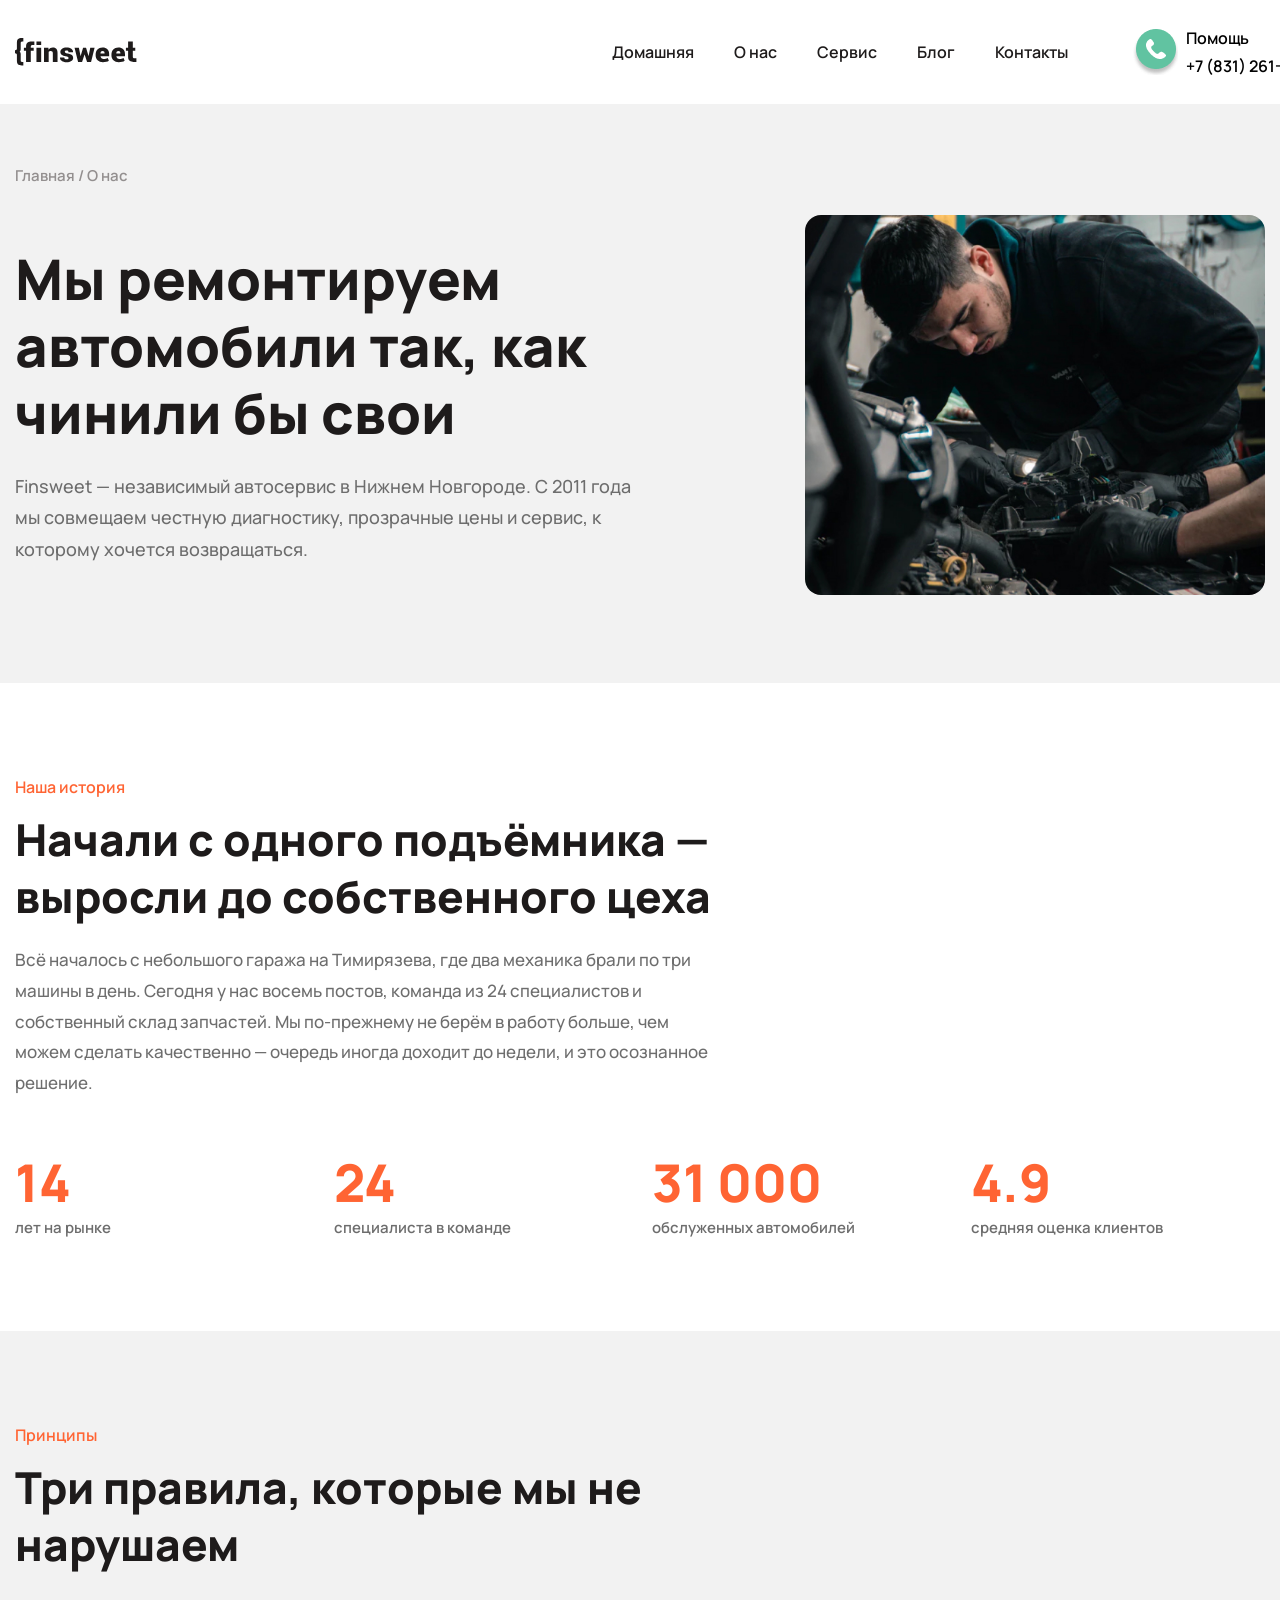
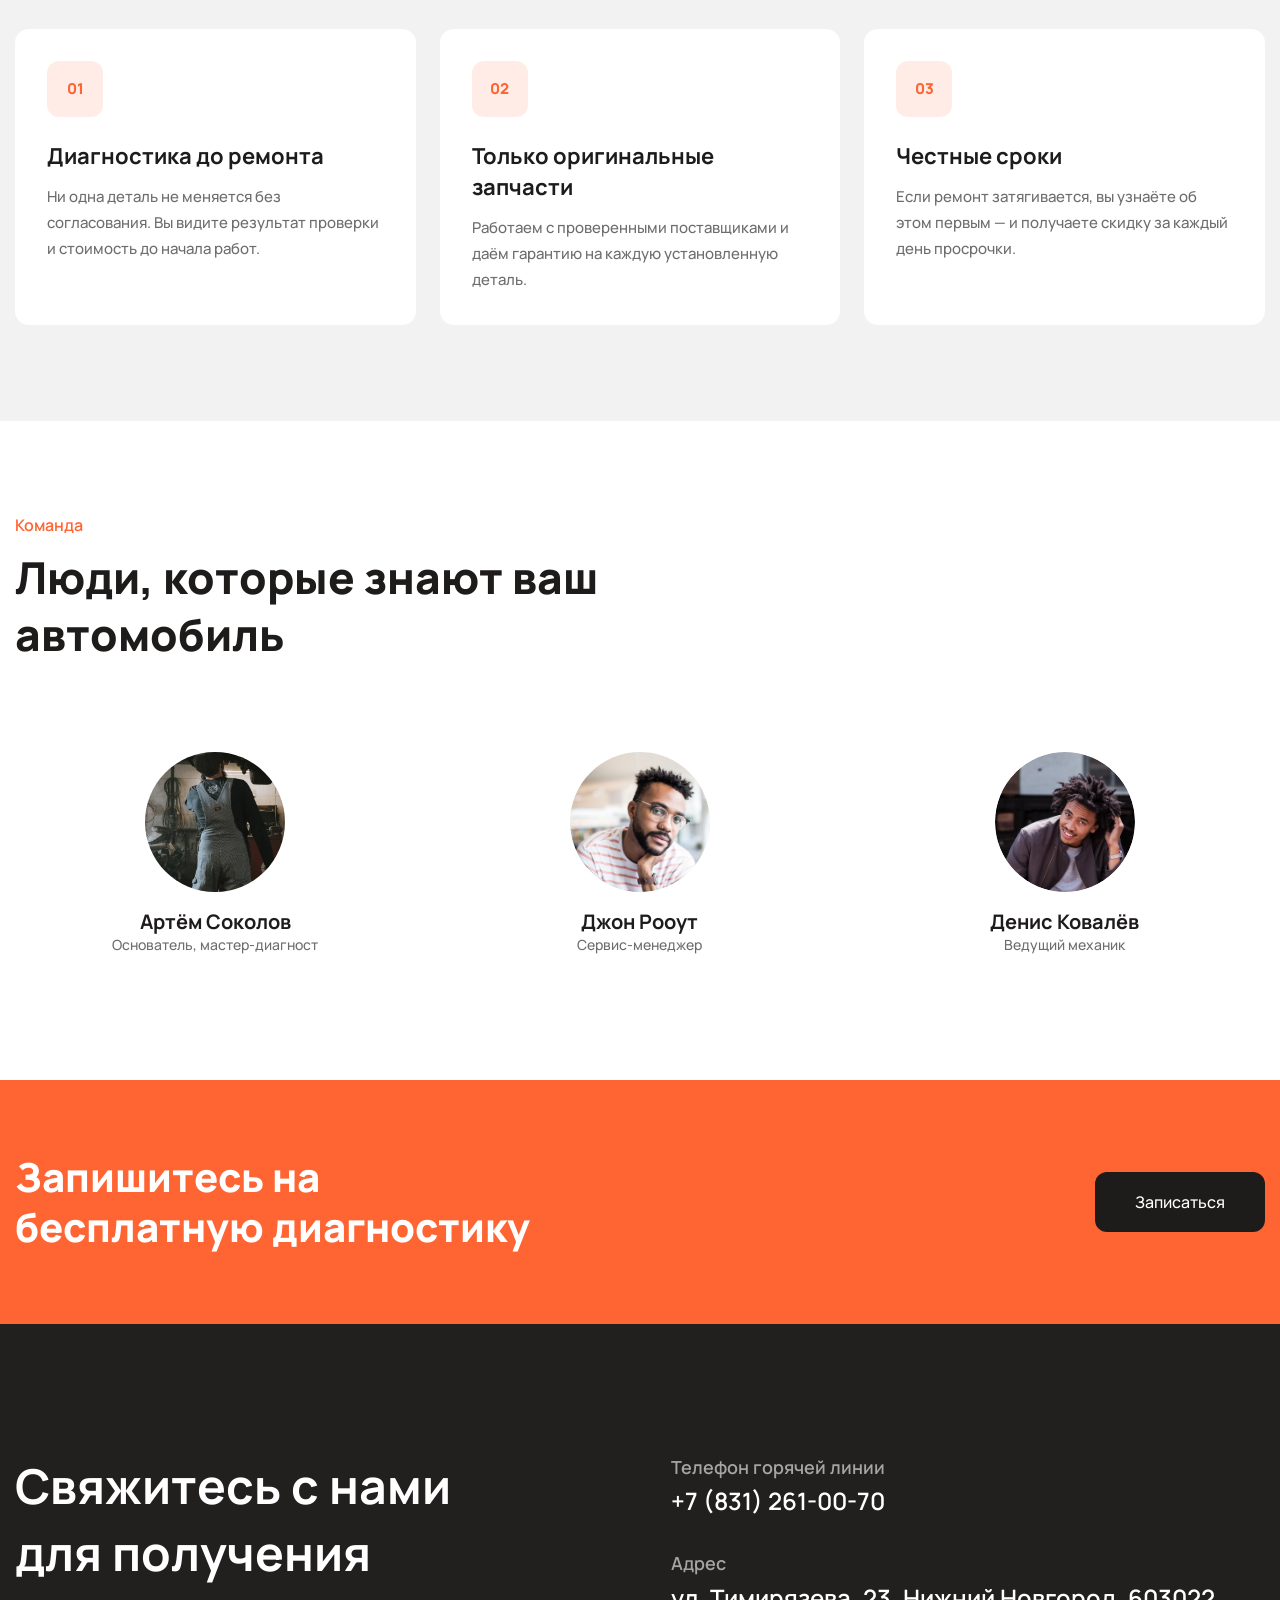
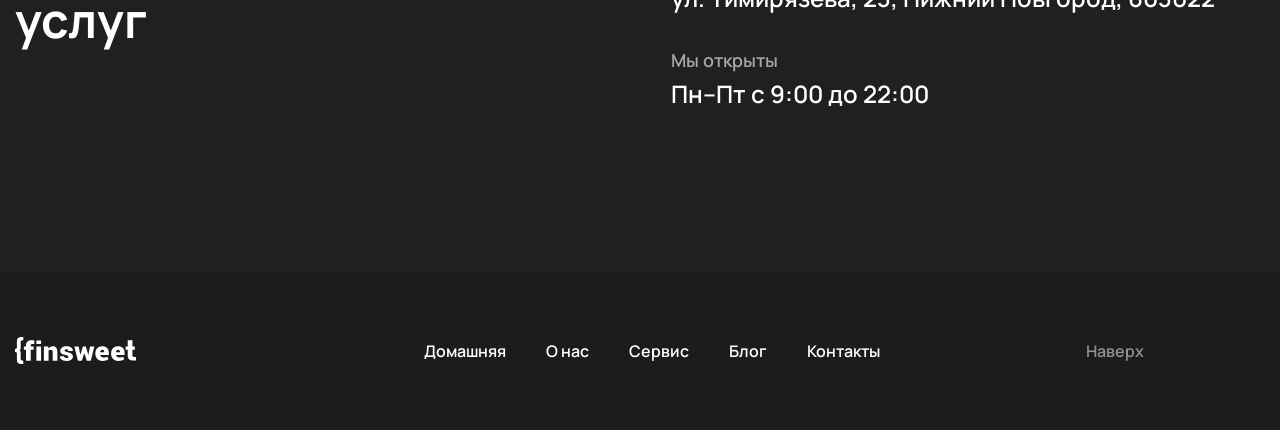
<file: about.html>
<!DOCTYPE html>
<html lang="ru">

<head>
    <meta charset="UTF-8">
    <meta name="viewport" content="width=device-width, initial-scale=1.0">
    <link rel="stylesheet" href="./css/fonts.css">
    <link rel="stylesheet" href="./css/reset.css">
    <link rel="stylesheet" href="./css/style.css">
    <link rel="stylesheet" href="./css/pages.css">
    <title>О нас — Finsweet Auto Service</title>
</head>

<body class="inner-page">
    <div class="wrapper">
        <header class="header">
            <div class="header__top">
                <div class="container">
                    <div class="header__top-inner">
                        <a href="index.html" class="header__logo logo">
                            <img src="image/Icon/sait.svg" alt="Finsweet">
                        </a>
                        <nav class="header__nav">
                            <ul class="header__nav-list">
                                <li class="header__nav-item"><a class="header__nav-link" href="index.html">Домашняя</a></li>
                                <li class="header__nav-item"><a class="header__nav-link" href="about.html">О нас</a></li>
                                <li class="header__nav-item"><a class="header__nav-link" href="service.html">Сервис</a></li>
                                <li class="header__nav-item"><a class="header__nav-link" href="blog.html">Блог</a></li>
                                <li class="header__nav-item"><a class="header__nav-link" href="contacts.html">Контакты</a></li>
                            </ul>
                        </nav>
                        <nav class="header__user-nav">
                            <div class="header__top-buttons">
                                <a href="help.html" class="header__top-btn">Помощь</a>
                                <a href="tel:+78312610070" class="header__top-btn">+7 (831) 261-00-70</a>
                            </div>
                        </nav>
                    </div>
                </div>
            </div>
        </header>

        <main class="main">
            <section class="page-hero">
                <div class="container">
                    <div class="page-hero__breadcrumbs"><a href="index.html">Главная</a> / О нас</div>
                    <div class="page-hero__inner">
                        <div>
                            <h1 class="page-hero__title">Мы ремонтируем автомобили так, как чинили бы свои</h1>
                            <p class="page-hero__text">Finsweet — независимый автосервис в Нижнем Новгороде. С 2011 года мы
                                совмещаем честную диагностику, прозрачные цены и сервис, к которому хочется возвращаться.</p>
                        </div>
                        <img class="page-hero__img" src="image/man.jpg" alt="Мастер автосервиса">
                    </div>
                </div>
            </section>

            <section class="section">
                <div class="container">
                    <p class="section__subtitle">Наша история</p>
                    <h2 class="section__title">Начали с одного подъёмника — выросли до собственного цеха</h2>
                    <p class="section__text">Всё началось с небольшого гаража на Тимирязева, где два механика брали по
                        три машины в день. Сегодня у нас восемь постов, команда из 24 специалистов и собственный склад
                        запчастей. Мы по-прежнему не берём в работу больше, чем можем сделать качественно — очередь
                        иногда доходит до недели, и это осознанное решение.</p>
                    <div class="stats">
                        <div>
                            <p class="stats__value">14</p>
                            <p class="stats__label">лет на рынке</p>
                        </div>
                        <div>
                            <p class="stats__value">24</p>
                            <p class="stats__label">специалиста в команде</p>
                        </div>
                        <div>
                            <p class="stats__value">31 000</p>
                            <p class="stats__label">обслуженных автомобилей</p>
                        </div>
                        <div>
                            <p class="stats__value">4.9</p>
                            <p class="stats__label">средняя оценка клиентов</p>
                        </div>
                    </div>
                </div>
            </section>

            <section class="section section--grey">
                <div class="container">
                    <p class="section__subtitle">Принципы</p>
                    <h2 class="section__title">Три правила, которые мы не нарушаем</h2>
                    <div class="cards">
                        <div class="card">
                            <div class="card__icon">01</div>
                            <p class="card__title">Диагностика до ремонта</p>
                            <p class="card__text">Ни одна деталь не меняется без согласования. Вы видите результат
                                проверки и стоимость до начала работ.</p>
                        </div>
                        <div class="card">
                            <div class="card__icon">02</div>
                            <p class="card__title">Только оригинальные запчасти</p>
                            <p class="card__text">Работаем с проверенными поставщиками и даём гарантию на каждую
                                установленную деталь.</p>
                        </div>
                        <div class="card">
                            <div class="card__icon">03</div>
                            <p class="card__title">Честные сроки</p>
                            <p class="card__text">Если ремонт затягивается, вы узнаёте об этом первым — и получаете
                                скидку за каждый день просрочки.</p>
                        </div>
                    </div>
                </div>
            </section>

            <section class="section">
                <div class="container">
                    <p class="section__subtitle">Команда</p>
                    <h2 class="section__title">Люди, которые знают ваш автомобиль</h2>
                    <div class="team">
                        <div class="team__item">
                            <div class="team__avatar" style="background-image:url('image/man2.jpg')"></div>
                            <p class="team__name">Артём Соколов</p>
                            <p class="team__role">Основатель, мастер-диагност</p>
                        </div>
                        <div class="team__item">
                            <div class="team__avatar" style="background-image:url('image/ava1.svg')"></div>
                            <p class="team__name">Джон Рооут</p>
                            <p class="team__role">Сервис-менеджер</p>
                        </div>
                        <div class="team__item">
                            <div class="team__avatar" style="background-image:url('image/ava2.svg')"></div>
                            <p class="team__name">Денис Ковалёв</p>
                            <p class="team__role">Ведущий механик</p>
                        </div>
                    </div>
                </div>
            </section>

            <section class="cta">
                <div class="container">
                    <div class="cta__inner">
                        <h2 class="cta__title">Запишитесь на бесплатную диагностику</h2>
                        <a href="contacts.html" class="button">Записаться</a>
                    </div>
                </div>
            </section>
        </main>

        <footer class="footer">
            <div class="footer__top">
                <div class="container">
                    <div class="footer__top-inner">
                        <div class="footer__top-left">
                            <p class="footer__left-title">Свяжитесь с нами для получения услуг</p>
                        </div>
                        <div class="footer__top-right">
                            <div class="footer__right-row">
                                <p class="footer__right-title">Телефон горячей линии</p>
                                <p class="footer__right-text">+7 (831) 261-00-70</p>
                            </div>
                            <div class="footer__right-row">
                                <p class="footer__right-title">Адрес</p>
                                <p class="footer__right-text">ул. Тимирязева, 23, Нижний Новгород, 603022</p>
                            </div>
                            <div class="footer__right-row">
                                <p class="footer__right-title">Мы открыты</p>
                                <p class="footer__right-text">Пн–Пт с 9:00 до 22:00</p>
                            </div>
                        </div>
                    </div>
                </div>
            </div>
            <div class="footer__bottom">
                <div class="container">
                    <div class="footer__buttom-inner">
                        <a href="index.html" class="footer__buttom-logo logo">
                            <img src="image/Logo-light.svg" alt="Finsweet">
                        </a>
                        <nav class="footer__nav">
                            <ul class="footer__nav-list">
                                <li class="footer__nav-item"><a class="footer__nav-link" href="index.html">Домашняя</a></li>
                                <li class="footer__nav-item"><a class="footer__nav-link" href="about.html">О нас</a></li>
                                <li class="footer__nav-item"><a class="footer__nav-link" href="service.html">Сервис</a></li>
                                <li class="footer__nav-item"><a class="footer__nav-link" href="blog.html">Блог</a></li>
                                <li class="footer__nav-item"><a class="footer__nav-link" href="contacts.html">Контакты</a></li>
                            </ul>
                        </nav>
                        <a href="#" class="footer__buttom-gotop">Наверх</a>
                    </div>
                </div>
            </div>
        </footer>
    </div>
</body>

</html>
</file>
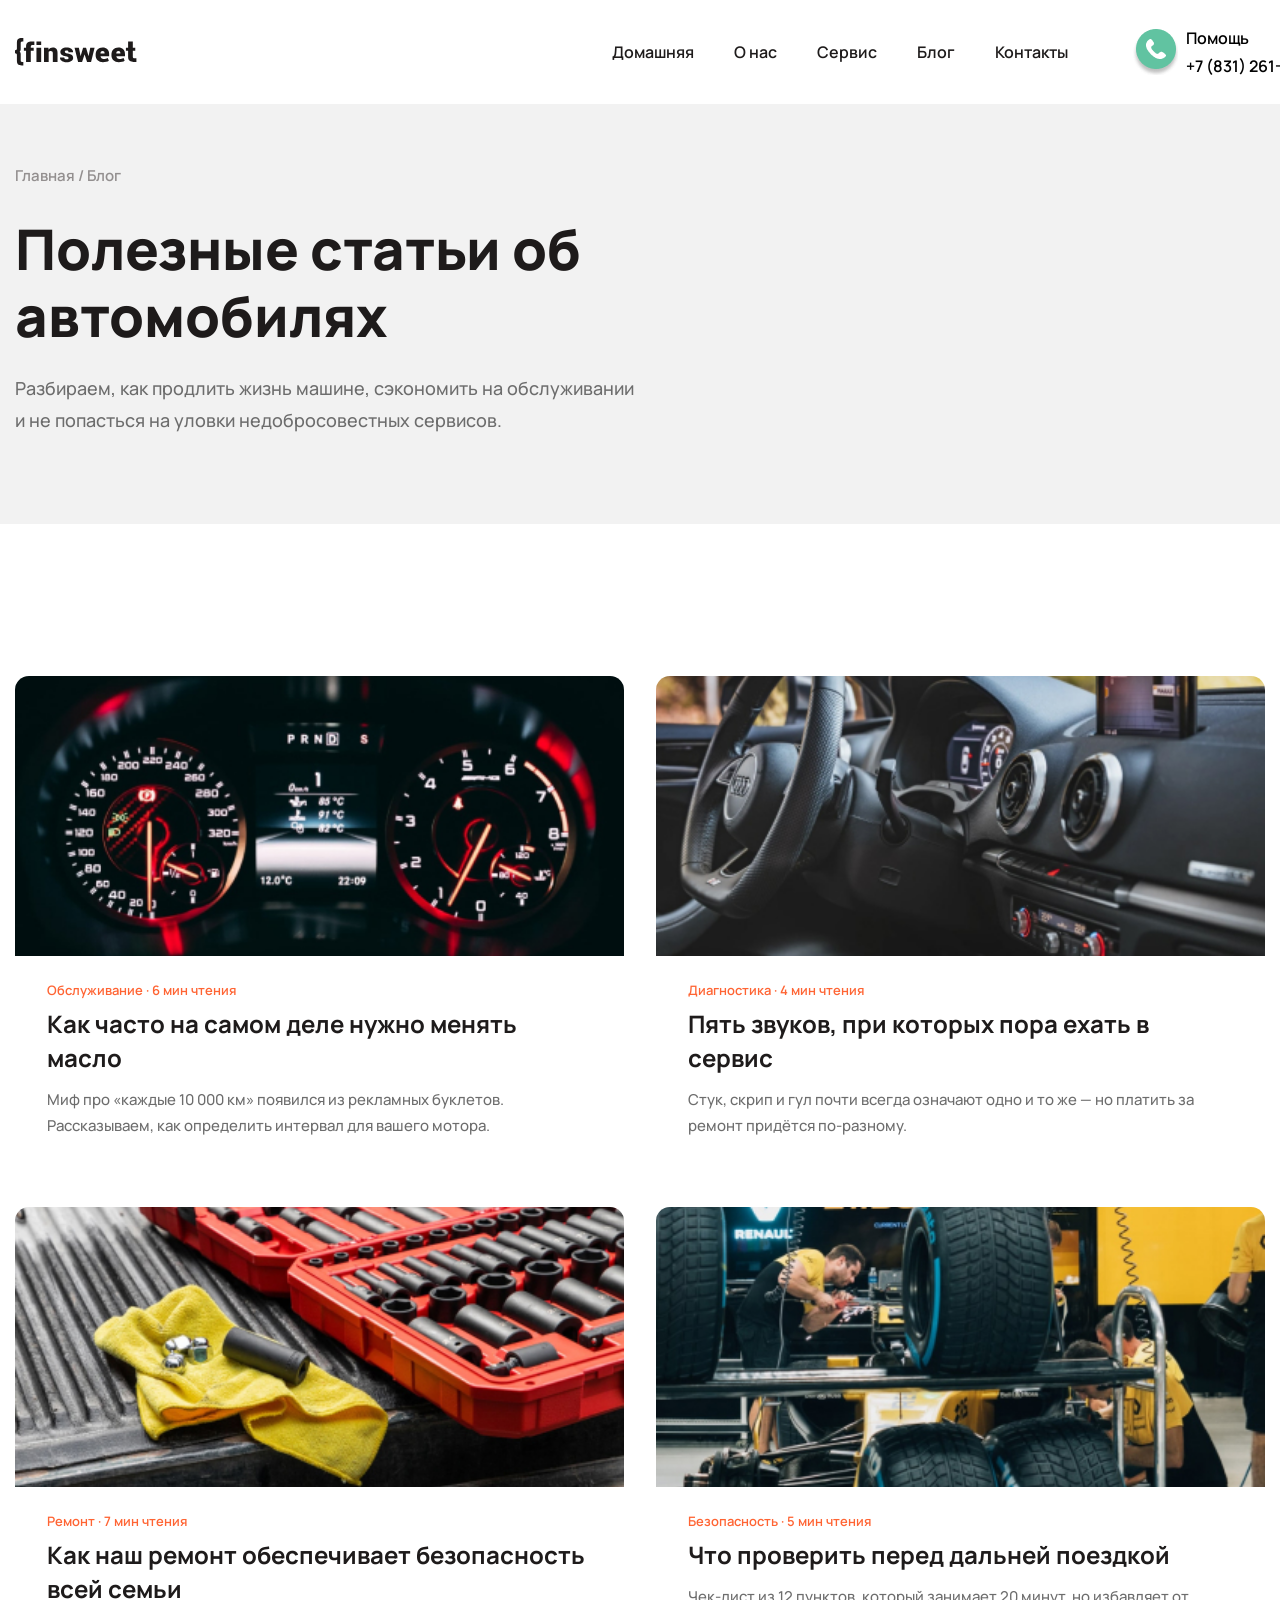
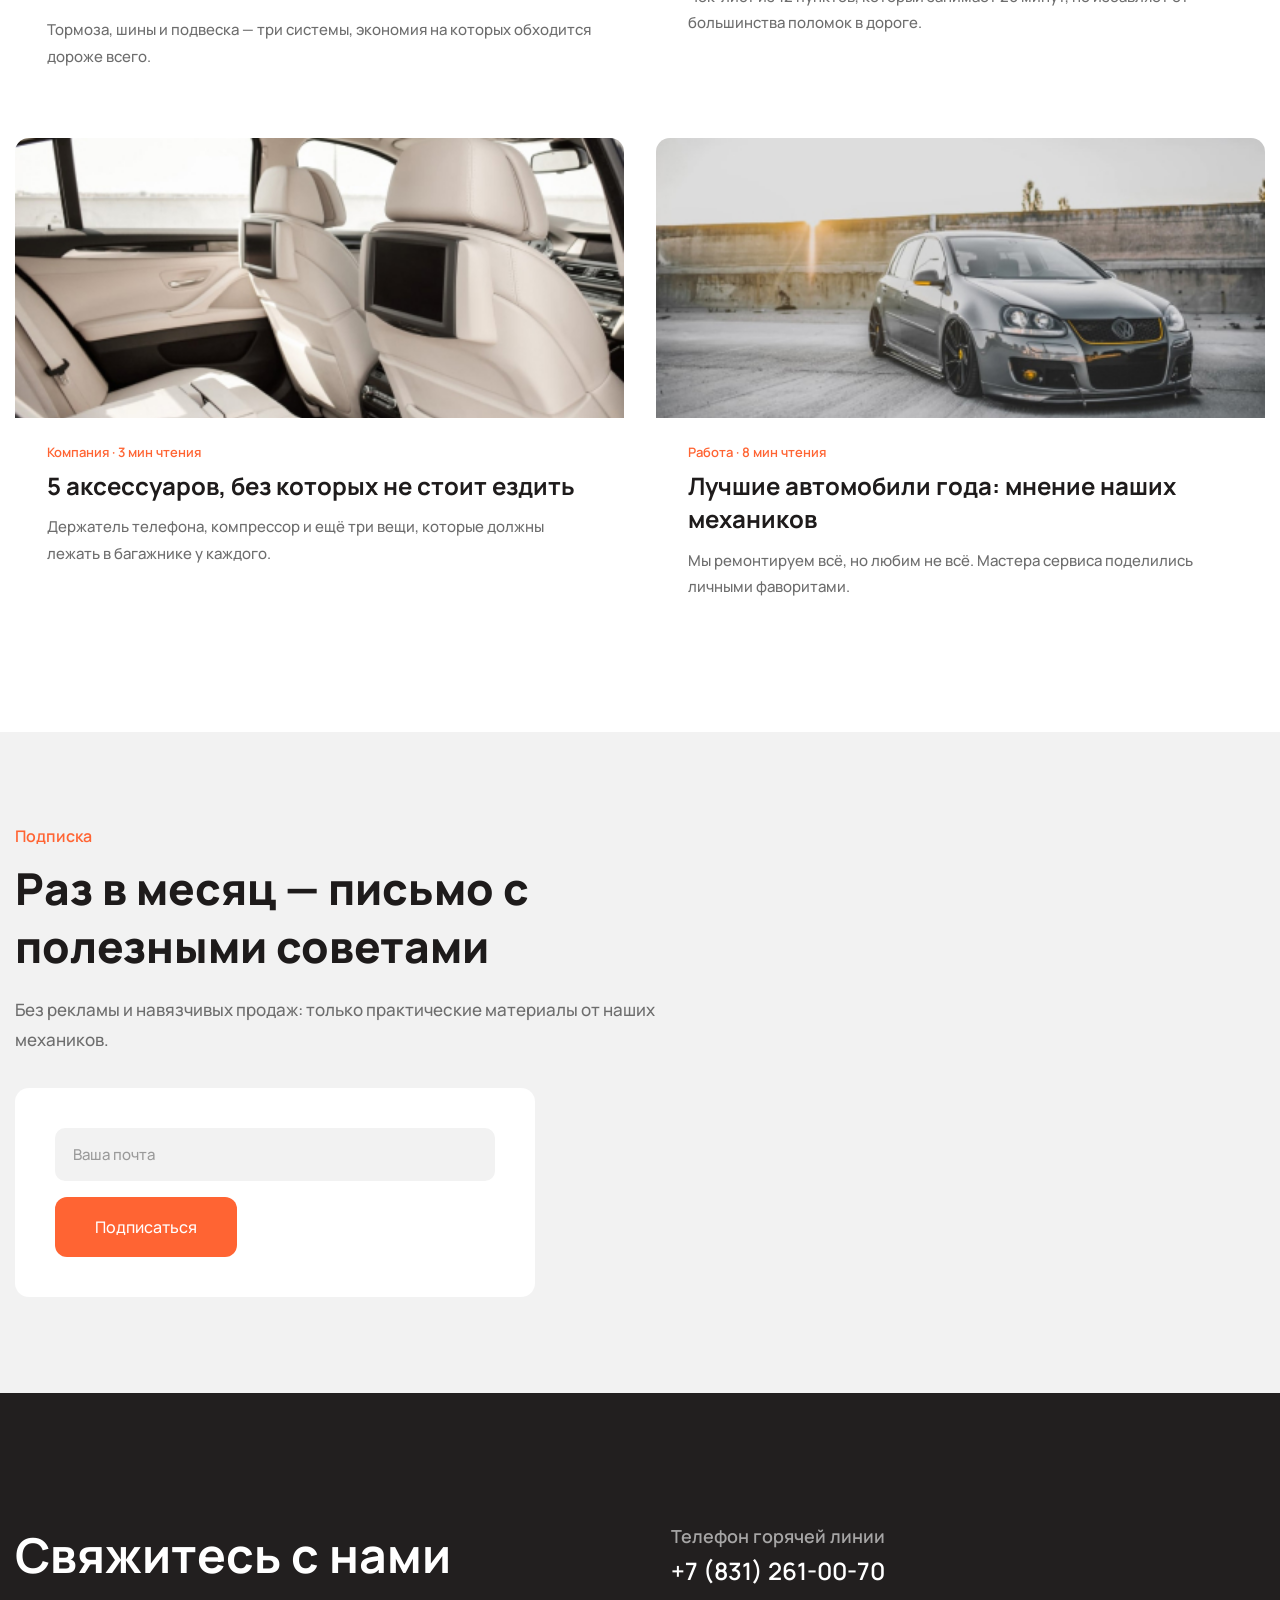
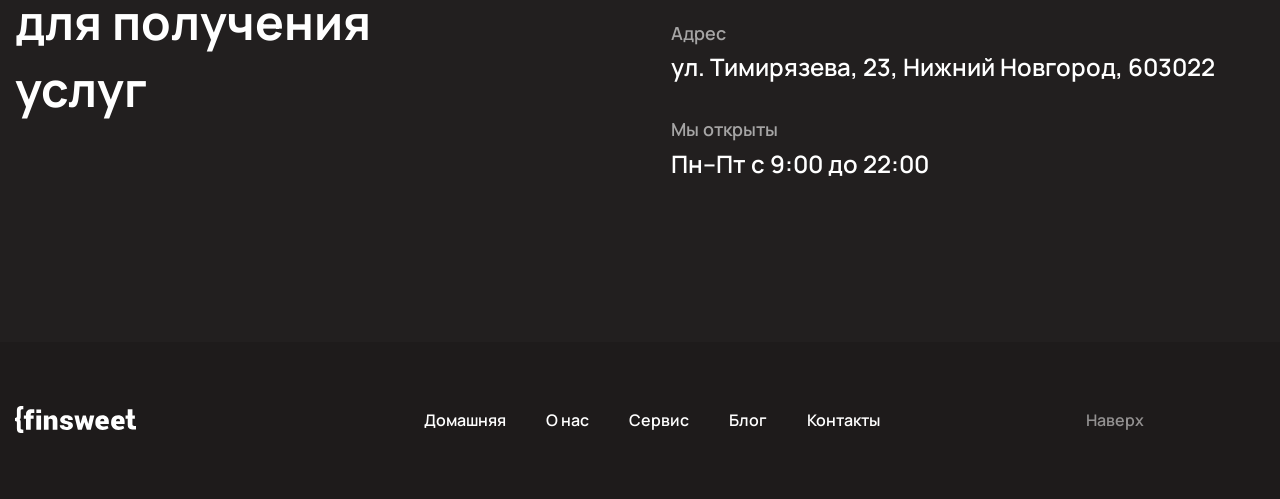
<file: blog.html>
<!DOCTYPE html>
<html lang="ru">

<head>
    <meta charset="UTF-8">
    <meta name="viewport" content="width=device-width, initial-scale=1.0">
    <link rel="stylesheet" href="./css/fonts.css">
    <link rel="stylesheet" href="./css/reset.css">
    <link rel="stylesheet" href="./css/style.css">
    <link rel="stylesheet" href="./css/pages.css">
    <title>Блог — Finsweet Auto Service</title>
</head>

<body class="inner-page">
    <div class="wrapper">
        <header class="header">
            <div class="header__top">
                <div class="container">
                    <div class="header__top-inner">
                        <a href="index.html" class="header__logo logo">
                            <img src="image/Icon/sait.svg" alt="Finsweet">
                        </a>
                        <nav class="header__nav">
                            <ul class="header__nav-list">
                                <li class="header__nav-item"><a class="header__nav-link" href="index.html">Домашняя</a></li>
                                <li class="header__nav-item"><a class="header__nav-link" href="about.html">О нас</a></li>
                                <li class="header__nav-item"><a class="header__nav-link" href="service.html">Сервис</a></li>
                                <li class="header__nav-item"><a class="header__nav-link" href="blog.html">Блог</a></li>
                                <li class="header__nav-item"><a class="header__nav-link" href="contacts.html">Контакты</a></li>
                            </ul>
                        </nav>
                        <nav class="header__user-nav">
                            <div class="header__top-buttons">
                                <a href="help.html" class="header__top-btn">Помощь</a>
                                <a href="tel:+78312610070" class="header__top-btn">+7 (831) 261-00-70</a>
                            </div>
                        </nav>
                    </div>
                </div>
            </div>
        </header>

        <main class="main">
            <section class="page-hero">
                <div class="container">
                    <div class="page-hero__breadcrumbs"><a href="index.html">Главная</a> / Блог</div>
                    <h1 class="page-hero__title">Полезные статьи об автомобилях</h1>
                    <p class="page-hero__text">Разбираем, как продлить жизнь машине, сэкономить на обслуживании и не
                        попасться на уловки недобросовестных сервисов.</p>
                </div>
            </section>

            <section class="section">
                <div class="container">
                    <div class="posts">
                        <a href="#" class="post">
                            <img class="post__img" src="image/Our blog/1.jpg" alt="">
                            <div class="post__body">
                                <p class="post__meta">Обслуживание · 6 мин чтения</p>
                                <p class="post__title">Как часто на самом деле нужно менять масло</p>
                                <p class="post__text">Миф про «каждые 10 000 км» появился из рекламных буклетов.
                                    Рассказываем, как определить интервал для вашего мотора.</p>
                            </div>
                        </a>
                        <a href="#" class="post">
                            <img class="post__img" src="image/Our blog/2.jpg" alt="">
                            <div class="post__body">
                                <p class="post__meta">Диагностика · 4 мин чтения</p>
                                <p class="post__title">Пять звуков, при которых пора ехать в сервис</p>
                                <p class="post__text">Стук, скрип и гул почти всегда означают одно и то же — но платить
                                    за ремонт придётся по-разному.</p>
                            </div>
                        </a>
                        <a href="#" class="post">
                            <img class="post__img" src="image/Our blog/3.jpg" alt="">
                            <div class="post__body">
                                <p class="post__meta">Ремонт · 7 мин чтения</p>
                                <p class="post__title">Как наш ремонт обеспечивает безопасность всей семьи</p>
                                <p class="post__text">Тормоза, шины и подвеска — три системы, экономия на которых
                                    обходится дороже всего.</p>
                            </div>
                        </a>
                        <a href="#" class="post">
                            <img class="post__img" src="image/Our blog/4.jpg" alt="">
                            <div class="post__body">
                                <p class="post__meta">Безопасность · 5 мин чтения</p>
                                <p class="post__title">Что проверить перед дальней поездкой</p>
                                <p class="post__text">Чек-лист из 12 пунктов, который занимает 20 минут, но избавляет
                                    от большинства поломок в дороге.</p>
                            </div>
                        </a>
                        <a href="#" class="post">
                            <img class="post__img" src="image/Our blog/5.jpg" alt="">
                            <div class="post__body">
                                <p class="post__meta">Компания · 3 мин чтения</p>
                                <p class="post__title">5 аксессуаров, без которых не стоит ездить</p>
                                <p class="post__text">Держатель телефона, компрессор и ещё три вещи, которые должны
                                    лежать в багажнике у каждого.</p>
                            </div>
                        </a>
                        <a href="#" class="post">
                            <img class="post__img" src="image/Our blog/6.jpg" alt="">
                            <div class="post__body">
                                <p class="post__meta">Работа · 8 мин чтения</p>
                                <p class="post__title">Лучшие автомобили года: мнение наших механиков</p>
                                <p class="post__text">Мы ремонтируем всё, но любим не всё. Мастера сервиса поделились
                                    личными фаворитами.</p>
                            </div>
                        </a>
                    </div>
                </div>
            </section>

            <section class="section section--grey">
                <div class="container">
                    <p class="section__subtitle">Подписка</p>
                    <h2 class="section__title">Раз в месяц — письмо с полезными советами</h2>
                    <p class="section__text">Без рекламы и навязчивых продаж: только практические материалы от наших
                        механиков.</p>
                    <form class="form" action="#" method="post" style="max-width:520px;margin-top:32px">
                        <input class="form__input" type="email" name="email" placeholder="Ваша почта" required>
                        <button class="button" type="submit">Подписаться</button>
                    </form>
                </div>
            </section>
        </main>

        <footer class="footer">
            <div class="footer__top">
                <div class="container">
                    <div class="footer__top-inner">
                        <div class="footer__top-left">
                            <p class="footer__left-title">Свяжитесь с нами для получения услуг</p>
                        </div>
                        <div class="footer__top-right">
                            <div class="footer__right-row">
                                <p class="footer__right-title">Телефон горячей линии</p>
                                <p class="footer__right-text">+7 (831) 261-00-70</p>
                            </div>
                            <div class="footer__right-row">
                                <p class="footer__right-title">Адрес</p>
                                <p class="footer__right-text">ул. Тимирязева, 23, Нижний Новгород, 603022</p>
                            </div>
                            <div class="footer__right-row">
                                <p class="footer__right-title">Мы открыты</p>
                                <p class="footer__right-text">Пн–Пт с 9:00 до 22:00</p>
                            </div>
                        </div>
                    </div>
                </div>
            </div>
            <div class="footer__bottom">
                <div class="container">
                    <div class="footer__buttom-inner">
                        <a href="index.html" class="footer__buttom-logo logo">
                            <img src="image/Logo-light.svg" alt="Finsweet">
                        </a>
                        <nav class="footer__nav">
                            <ul class="footer__nav-list">
                                <li class="footer__nav-item"><a class="footer__nav-link" href="index.html">Домашняя</a></li>
                                <li class="footer__nav-item"><a class="footer__nav-link" href="about.html">О нас</a></li>
                                <li class="footer__nav-item"><a class="footer__nav-link" href="service.html">Сервис</a></li>
                                <li class="footer__nav-item"><a class="footer__nav-link" href="blog.html">Блог</a></li>
                                <li class="footer__nav-item"><a class="footer__nav-link" href="contacts.html">Контакты</a></li>
                            </ul>
                        </nav>
                        <a href="#" class="footer__buttom-gotop">Наверх</a>
                    </div>
                </div>
            </div>
        </footer>
    </div>
</body>

</html>
</file>
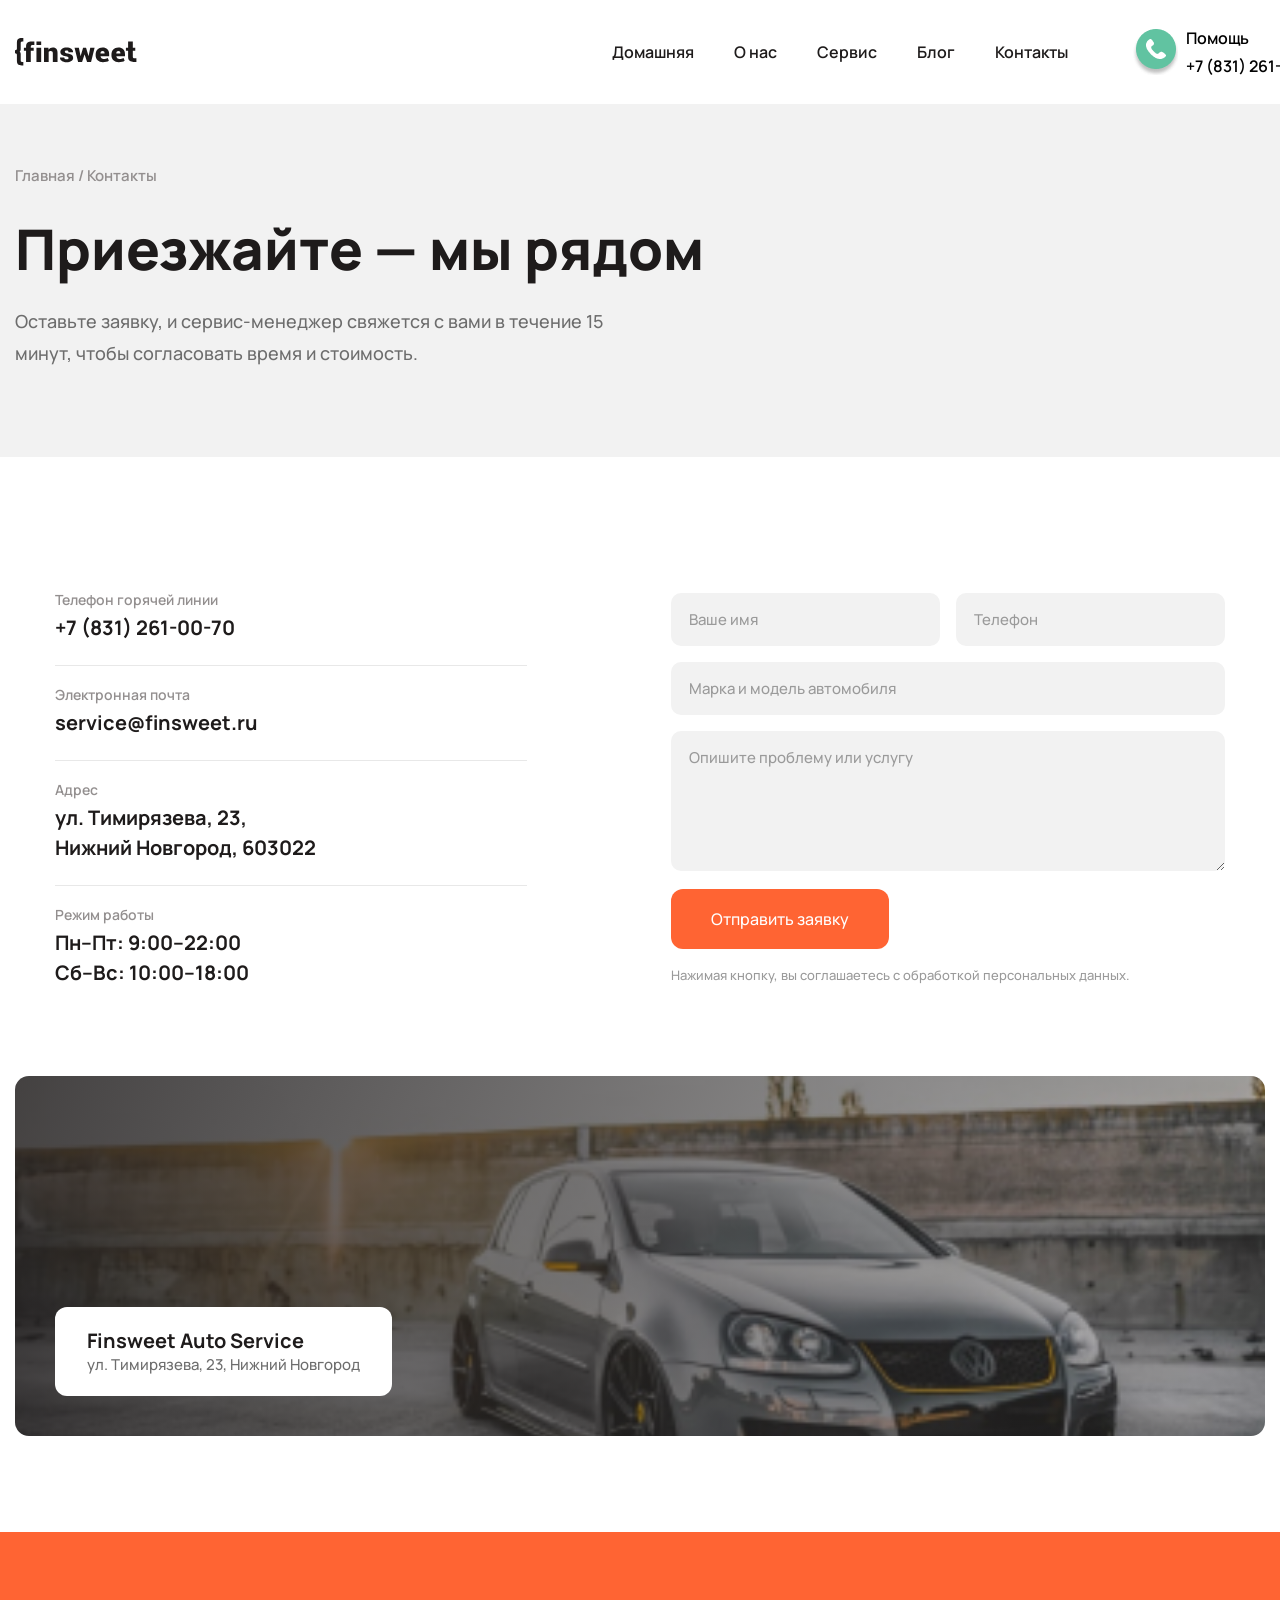
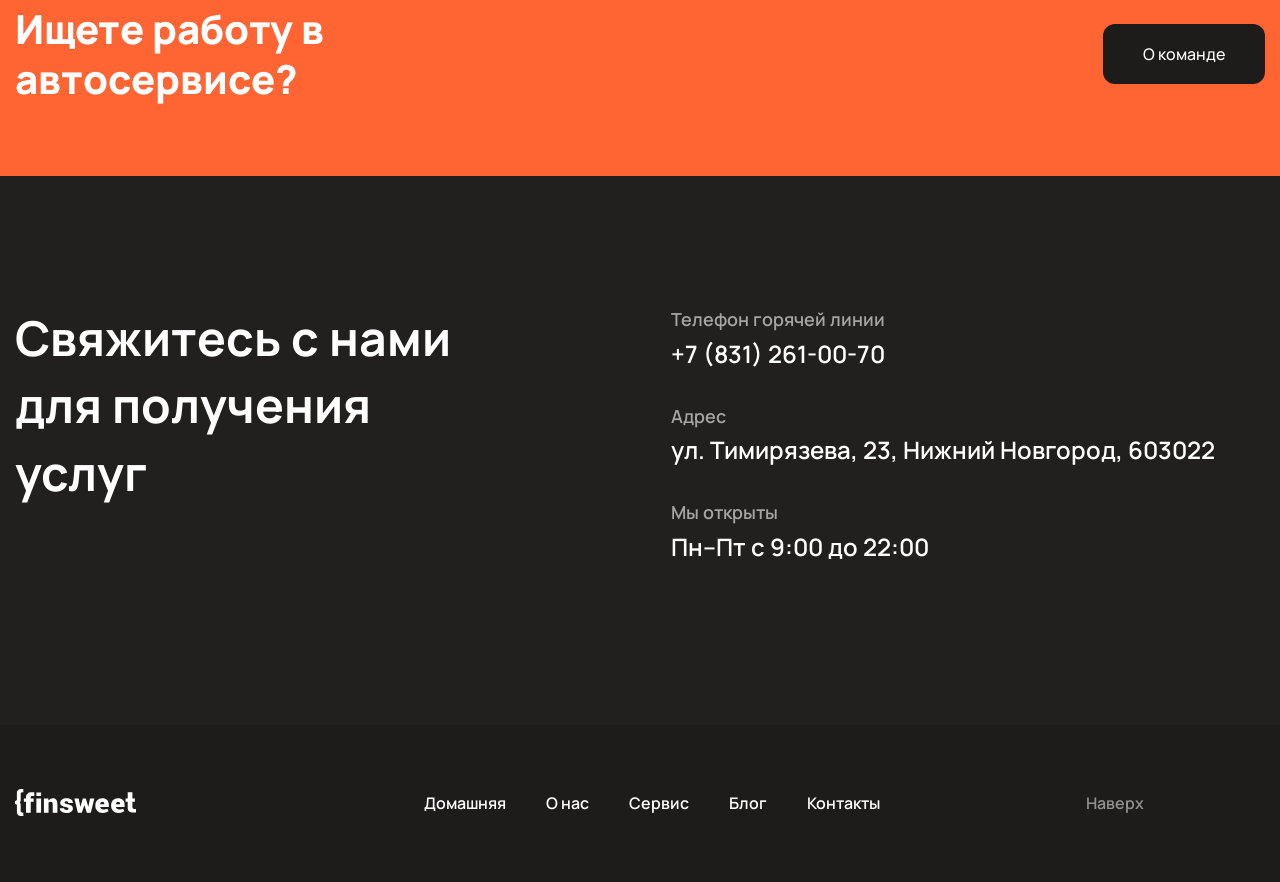
<file: contacts.html>
<!DOCTYPE html>
<html lang="ru">

<head>
    <meta charset="UTF-8">
    <meta name="viewport" content="width=device-width, initial-scale=1.0">
    <link rel="stylesheet" href="./css/fonts.css">
    <link rel="stylesheet" href="./css/reset.css">
    <link rel="stylesheet" href="./css/style.css">
    <link rel="stylesheet" href="./css/pages.css">
    <title>Контакты — Finsweet Auto Service</title>
</head>

<body class="inner-page">
    <div class="wrapper">
        <header class="header">
            <div class="header__top">
                <div class="container">
                    <div class="header__top-inner">
                        <a href="index.html" class="header__logo logo">
                            <img src="image/Icon/sait.svg" alt="Finsweet">
                        </a>
                        <nav class="header__nav">
                            <ul class="header__nav-list">
                                <li class="header__nav-item"><a class="header__nav-link" href="index.html">Домашняя</a></li>
                                <li class="header__nav-item"><a class="header__nav-link" href="about.html">О нас</a></li>
                                <li class="header__nav-item"><a class="header__nav-link" href="service.html">Сервис</a></li>
                                <li class="header__nav-item"><a class="header__nav-link" href="blog.html">Блог</a></li>
                                <li class="header__nav-item"><a class="header__nav-link" href="contacts.html">Контакты</a></li>
                            </ul>
                        </nav>
                        <nav class="header__user-nav">
                            <div class="header__top-buttons">
                                <a href="help.html" class="header__top-btn">Помощь</a>
                                <a href="tel:+78312610070" class="header__top-btn">+7 (831) 261-00-70</a>
                            </div>
                        </nav>
                    </div>
                </div>
            </div>
        </header>

        <main class="main">
            <section class="page-hero">
                <div class="container">
                    <div class="page-hero__breadcrumbs"><a href="index.html">Главная</a> / Контакты</div>
                    <h1 class="page-hero__title">Приезжайте — мы рядом</h1>
                    <p class="page-hero__text">Оставьте заявку, и сервис-менеджер свяжется с вами в течение 15 минут,
                        чтобы согласовать время и стоимость.</p>
                </div>
            </section>

            <section class="section">
                <div class="container">
                    <div class="contact-grid">
                        <div class="contact-info">
                            <div class="contact-info__row">
                                <p class="contact-info__label">Телефон горячей линии</p>
                                <p class="contact-info__value"><a href="tel:+78312610070">+7 (831) 261-00-70</a></p>
                            </div>
                            <div class="contact-info__row">
                                <p class="contact-info__label">Электронная почта</p>
                                <p class="contact-info__value"><a href="mailto:service@finsweet.ru">service@finsweet.ru</a></p>
                            </div>
                            <div class="contact-info__row">
                                <p class="contact-info__label">Адрес</p>
                                <p class="contact-info__value">ул. Тимирязева, 23,<br>Нижний Новгород, 603022</p>
                            </div>
                            <div class="contact-info__row">
                                <p class="contact-info__label">Режим работы</p>
                                <p class="contact-info__value">Пн–Пт: 9:00–22:00<br>Сб–Вс: 10:00–18:00</p>
                            </div>
                        </div>

                        <form class="form" action="#" method="post">
                            <div class="form__row">
                                <input class="form__input" type="text" name="name" placeholder="Ваше имя" required>
                                <input class="form__input" type="tel" name="phone" placeholder="Телефон" required>
                            </div>
                            <input class="form__input" type="text" name="car" placeholder="Марка и модель автомобиля">
                            <textarea class="form__textarea" name="message" placeholder="Опишите проблему или услугу"></textarea>
                            <button class="button" type="submit">Отправить заявку</button>
                            <p class="form__note">Нажимая кнопку, вы соглашаетесь с обработкой персональных данных.</p>
                        </form>
                    </div>

                    <div class="map"
                        style="background:linear-gradient(115deg,rgba(30,27,27,.8),rgba(30,27,27,.2)),url('image/Our blog/6.jpg') center/cover">
                        <div class="map__box">
                            <p class="map__title">Finsweet Auto Service</p>
                            <p class="map__text">ул. Тимирязева, 23, Нижний Новгород</p>
                        </div>
                    </div>
                </div>
            </section>

            <section class="cta">
                <div class="container">
                    <div class="cta__inner">
                        <h2 class="cta__title">Ищете работу в автосервисе?</h2>
                        <a href="about.html" class="button">О команде</a>
                    </div>
                </div>
            </section>
        </main>

        <footer class="footer">
            <div class="footer__top">
                <div class="container">
                    <div class="footer__top-inner">
                        <div class="footer__top-left">
                            <p class="footer__left-title">Свяжитесь с нами для получения услуг</p>
                        </div>
                        <div class="footer__top-right">
                            <div class="footer__right-row">
                                <p class="footer__right-title">Телефон горячей линии</p>
                                <p class="footer__right-text">+7 (831) 261-00-70</p>
                            </div>
                            <div class="footer__right-row">
                                <p class="footer__right-title">Адрес</p>
                                <p class="footer__right-text">ул. Тимирязева, 23, Нижний Новгород, 603022</p>
                            </div>
                            <div class="footer__right-row">
                                <p class="footer__right-title">Мы открыты</p>
                                <p class="footer__right-text">Пн–Пт с 9:00 до 22:00</p>
                            </div>
                        </div>
                    </div>
                </div>
            </div>
            <div class="footer__bottom">
                <div class="container">
                    <div class="footer__buttom-inner">
                        <a href="index.html" class="footer__buttom-logo logo">
                            <img src="image/Logo-light.svg" alt="Finsweet">
                        </a>
                        <nav class="footer__nav">
                            <ul class="footer__nav-list">
                                <li class="footer__nav-item"><a class="footer__nav-link" href="index.html">Домашняя</a></li>
                                <li class="footer__nav-item"><a class="footer__nav-link" href="about.html">О нас</a></li>
                                <li class="footer__nav-item"><a class="footer__nav-link" href="service.html">Сервис</a></li>
                                <li class="footer__nav-item"><a class="footer__nav-link" href="blog.html">Блог</a></li>
                                <li class="footer__nav-item"><a class="footer__nav-link" href="contacts.html">Контакты</a></li>
                            </ul>
                        </nav>
                        <a href="#" class="footer__buttom-gotop">Наверх</a>
                    </div>
                </div>
            </div>
        </footer>
    </div>
</body>

</html>
</file>
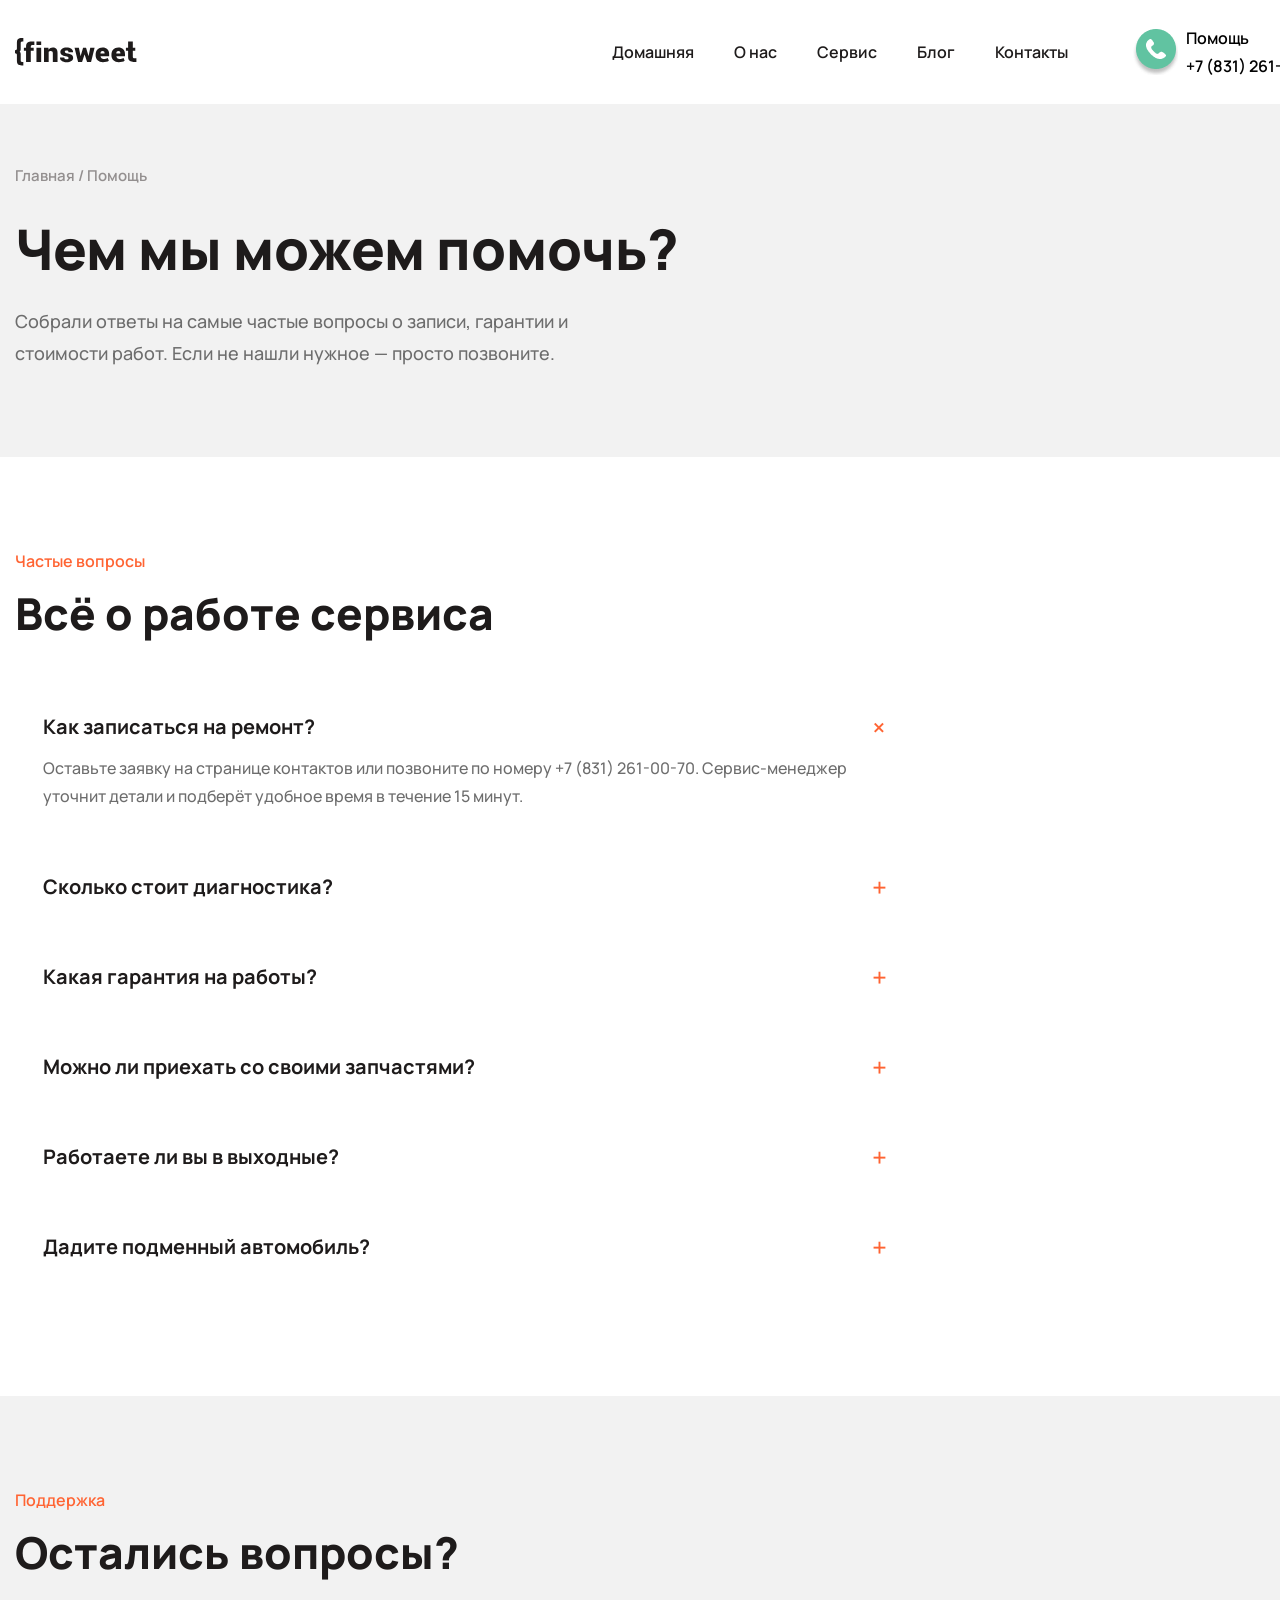
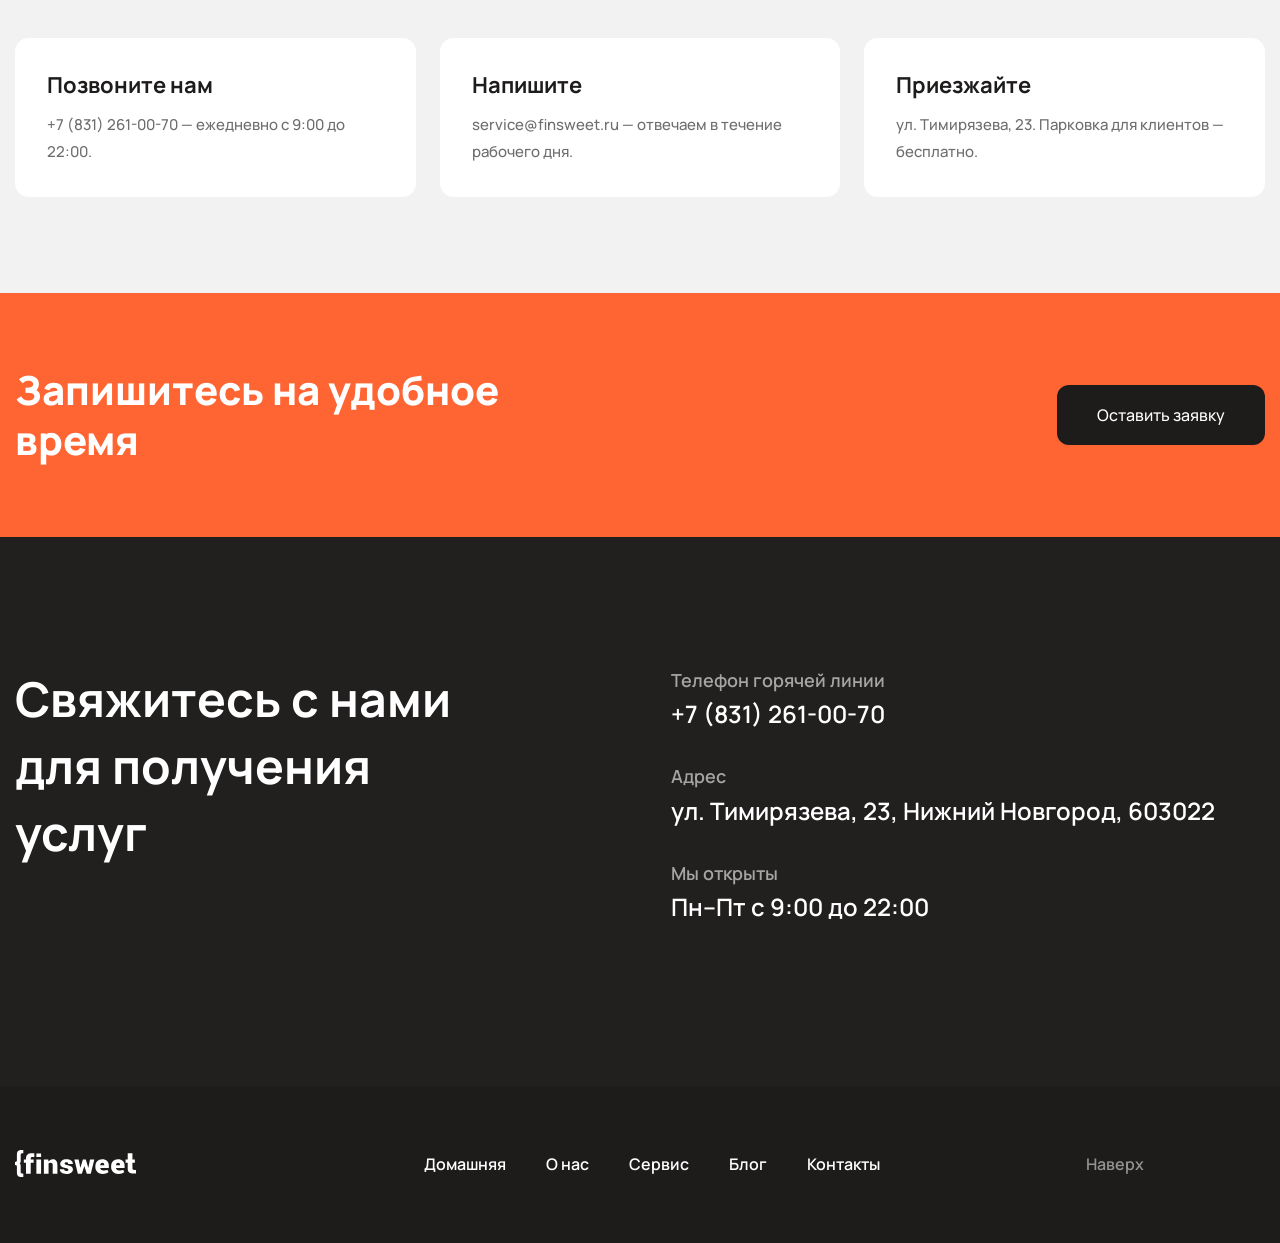
<file: help.html>
<!DOCTYPE html>
<html lang="ru">

<head>
    <meta charset="UTF-8">
    <meta name="viewport" content="width=device-width, initial-scale=1.0">
    <link rel="stylesheet" href="./css/fonts.css">
    <link rel="stylesheet" href="./css/reset.css">
    <link rel="stylesheet" href="./css/style.css">
    <link rel="stylesheet" href="./css/pages.css">
    <title>Помощь — Finsweet Auto Service</title>
</head>

<body class="inner-page">
    <div class="wrapper">
        <header class="header">
            <div class="header__top">
                <div class="container">
                    <div class="header__top-inner">
                        <a href="index.html" class="header__logo logo">
                            <img src="image/Icon/sait.svg" alt="Finsweet">
                        </a>
                        <nav class="header__nav">
                            <ul class="header__nav-list">
                                <li class="header__nav-item"><a class="header__nav-link" href="index.html">Домашняя</a></li>
                                <li class="header__nav-item"><a class="header__nav-link" href="about.html">О нас</a></li>
                                <li class="header__nav-item"><a class="header__nav-link" href="service.html">Сервис</a></li>
                                <li class="header__nav-item"><a class="header__nav-link" href="blog.html">Блог</a></li>
                                <li class="header__nav-item"><a class="header__nav-link" href="contacts.html">Контакты</a></li>
                            </ul>
                        </nav>
                        <nav class="header__user-nav">
                            <div class="header__top-buttons">
                                <a href="help.html" class="header__top-btn">Помощь</a>
                                <a href="tel:+78312610070" class="header__top-btn">+7 (831) 261-00-70</a>
                            </div>
                        </nav>
                    </div>
                </div>
            </div>
        </header>

        <main class="main">
            <section class="page-hero">
                <div class="container">
                    <div class="page-hero__breadcrumbs"><a href="index.html">Главная</a> / Помощь</div>
                    <h1 class="page-hero__title">Чем мы можем помочь?</h1>
                    <p class="page-hero__text">Собрали ответы на самые частые вопросы о записи, гарантии и стоимости
                        работ. Если не нашли нужное — просто позвоните.</p>
                </div>
            </section>

            <section class="section">
                <div class="container">
                    <p class="section__subtitle">Частые вопросы</p>
                    <h2 class="section__title">Всё о работе сервиса</h2>
                    <div class="faq">
                        <details class="faq__item" open>
                            <summary class="faq__question">Как записаться на ремонт?</summary>
                            <p class="faq__answer">Оставьте заявку на странице контактов или позвоните по номеру +7 (831)
                                261-00-70. Сервис-менеджер уточнит детали и подберёт удобное время в течение 15 минут.</p>
                        </details>
                        <details class="faq__item">
                            <summary class="faq__question">Сколько стоит диагностика?</summary>
                            <p class="faq__answer">Первичная компьютерная диагностика бесплатна, если вы заказываете
                                ремонт у нас. Отдельным визитом — от 1 500 ₽. Итоговая стоимость всегда согласуется до
                                начала работ.</p>
                        </details>
                        <details class="faq__item">
                            <summary class="faq__question">Какая гарантия на работы?</summary>
                            <p class="faq__answer">Мы даём 2 года гарантии на все виды работ и установленные запчасти.
                                Если дефект повторится — устраним бесплатно и без очереди.</p>
                        </details>
                        <details class="faq__item">
                            <summary class="faq__question">Можно ли приехать со своими запчастями?</summary>
                            <p class="faq__answer">Можно, но гарантия в этом случае распространяется только на работы.
                                Мы не отвечаем за качество деталей, которые привёз клиент.</p>
                        </details>
                        <details class="faq__item">
                            <summary class="faq__question">Работаете ли вы в выходные?</summary>
                            <p class="faq__answer">В субботу и воскресенье сервис открыт с 10:00 до 18:00. В будни —
                                с 9:00 до 22:00, включая праздничные дни.</p>
                        </details>
                        <details class="faq__item">
                            <summary class="faq__question">Дадите подменный автомобиль?</summary>
                            <p class="faq__answer">Да, если ремонт занимает больше суток. Автомобиль предоставляется
                                бесплатно на всё время работ, нужно лишь заранее предупредить менеджера.</p>
                        </details>
                    </div>
                </div>
            </section>

            <section class="section section--grey">
                <div class="container">
                    <p class="section__subtitle">Поддержка</p>
                    <h2 class="section__title">Остались вопросы?</h2>
                    <div class="cards">
                        <div class="card">
                            <p class="card__title">Позвоните нам</p>
                            <p class="card__text">+7 (831) 261-00-70 — ежедневно с 9:00 до 22:00.</p>
                        </div>
                        <div class="card">
                            <p class="card__title">Напишите</p>
                            <p class="card__text">service@finsweet.ru — отвечаем в течение рабочего дня.</p>
                        </div>
                        <div class="card">
                            <p class="card__title">Приезжайте</p>
                            <p class="card__text">ул. Тимирязева, 23. Парковка для клиентов — бесплатно.</p>
                        </div>
                    </div>
                </div>
            </section>

            <section class="cta">
                <div class="container">
                    <div class="cta__inner">
                        <h2 class="cta__title">Запишитесь на удобное время</h2>
                        <a href="contacts.html" class="button">Оставить заявку</a>
                    </div>
                </div>
            </section>
        </main>

        <footer class="footer">
            <div class="footer__top">
                <div class="container">
                    <div class="footer__top-inner">
                        <div class="footer__top-left">
                            <p class="footer__left-title">Свяжитесь с нами для получения услуг</p>
                        </div>
                        <div class="footer__top-right">
                            <div class="footer__right-row">
                                <p class="footer__right-title">Телефон горячей линии</p>
                                <p class="footer__right-text">+7 (831) 261-00-70</p>
                            </div>
                            <div class="footer__right-row">
                                <p class="footer__right-title">Адрес</p>
                                <p class="footer__right-text">ул. Тимирязева, 23, Нижний Новгород, 603022</p>
                            </div>
                            <div class="footer__right-row">
                                <p class="footer__right-title">Мы открыты</p>
                                <p class="footer__right-text">Пн–Пт с 9:00 до 22:00</p>
                            </div>
                        </div>
                    </div>
                </div>
            </div>
            <div class="footer__bottom">
                <div class="container">
                    <div class="footer__buttom-inner">
                        <a href="index.html" class="footer__buttom-logo logo">
                            <img src="image/Logo-light.svg" alt="Finsweet">
                        </a>
                        <nav class="footer__nav">
                            <ul class="footer__nav-list">
                                <li class="footer__nav-item"><a class="footer__nav-link" href="index.html">Домашняя</a></li>
                                <li class="footer__nav-item"><a class="footer__nav-link" href="about.html">О нас</a></li>
                                <li class="footer__nav-item"><a class="footer__nav-link" href="service.html">Сервис</a></li>
                                <li class="footer__nav-item"><a class="footer__nav-link" href="blog.html">Блог</a></li>
                                <li class="footer__nav-item"><a class="footer__nav-link" href="contacts.html">Контакты</a></li>
                            </ul>
                        </nav>
                        <a href="#" class="footer__buttom-gotop">Наверх</a>
                    </div>
                </div>
            </div>
        </footer>
    </div>
</body>

</html>
</file>
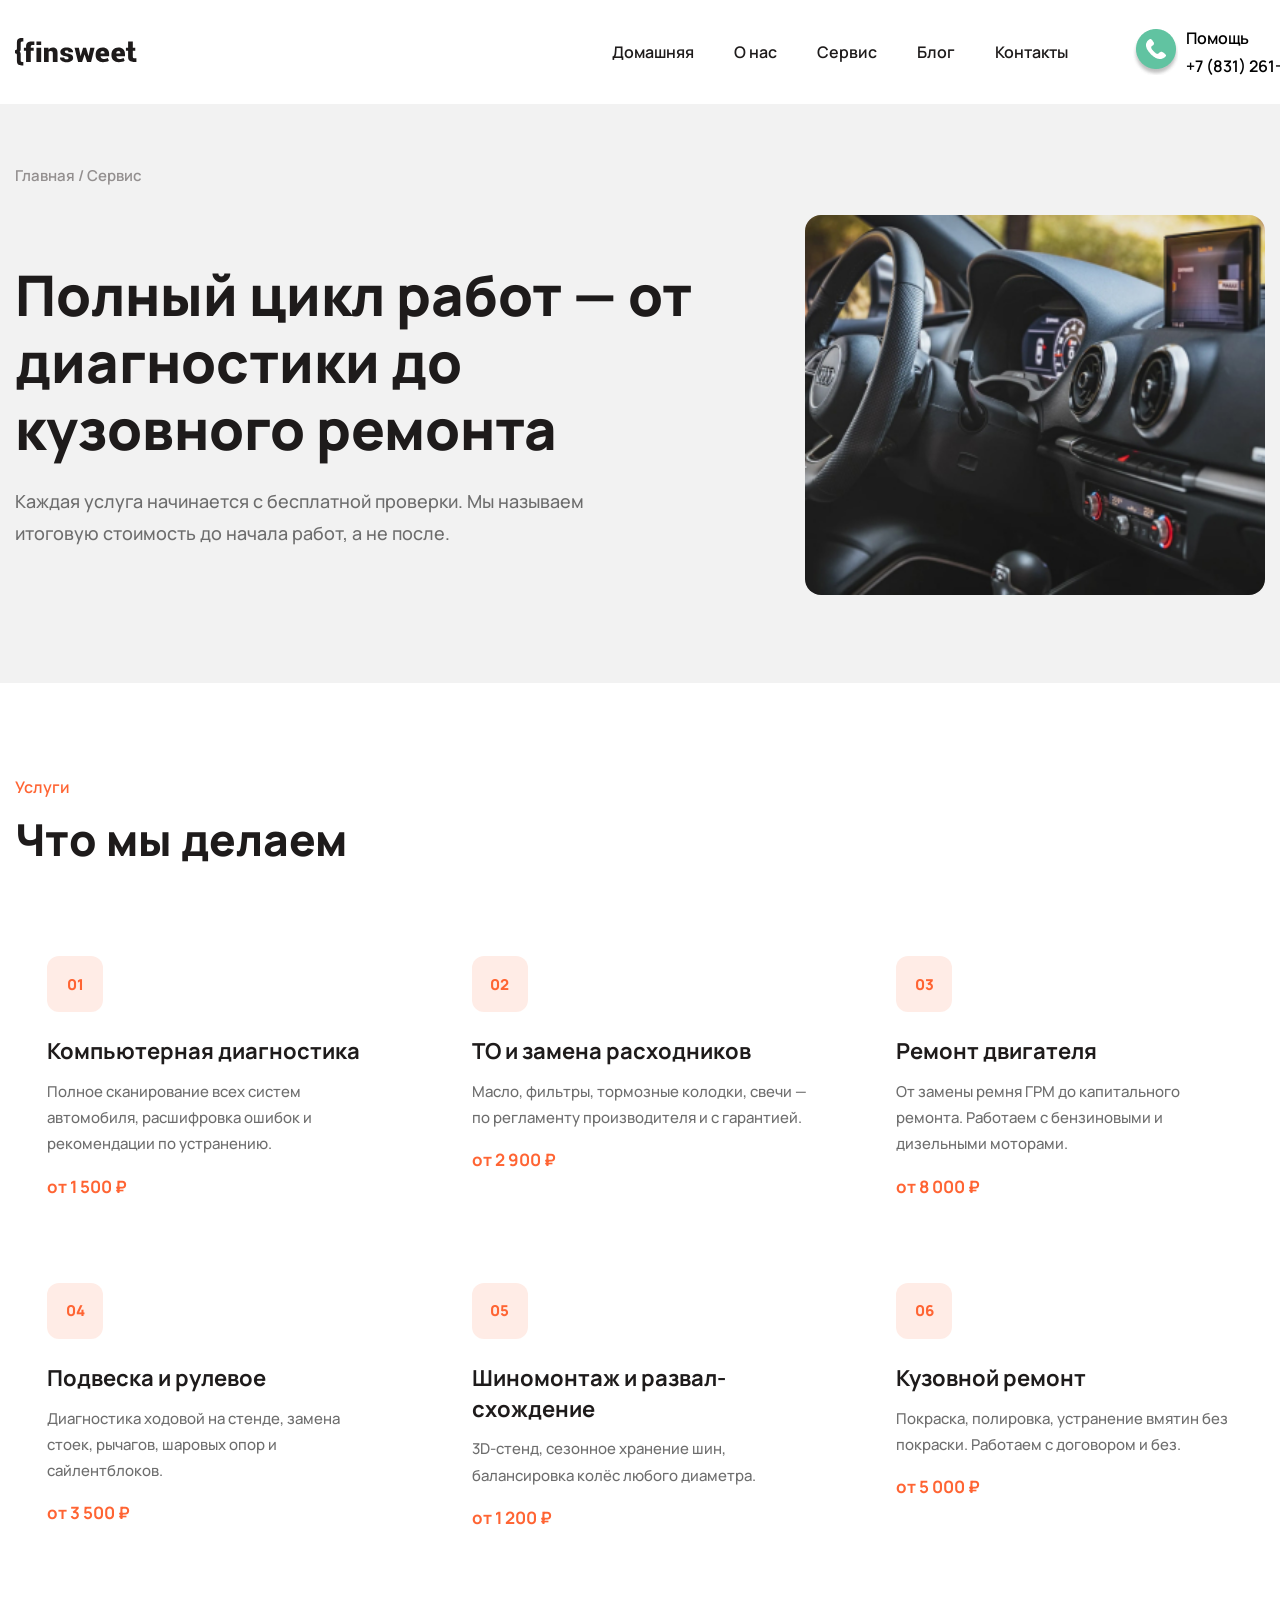
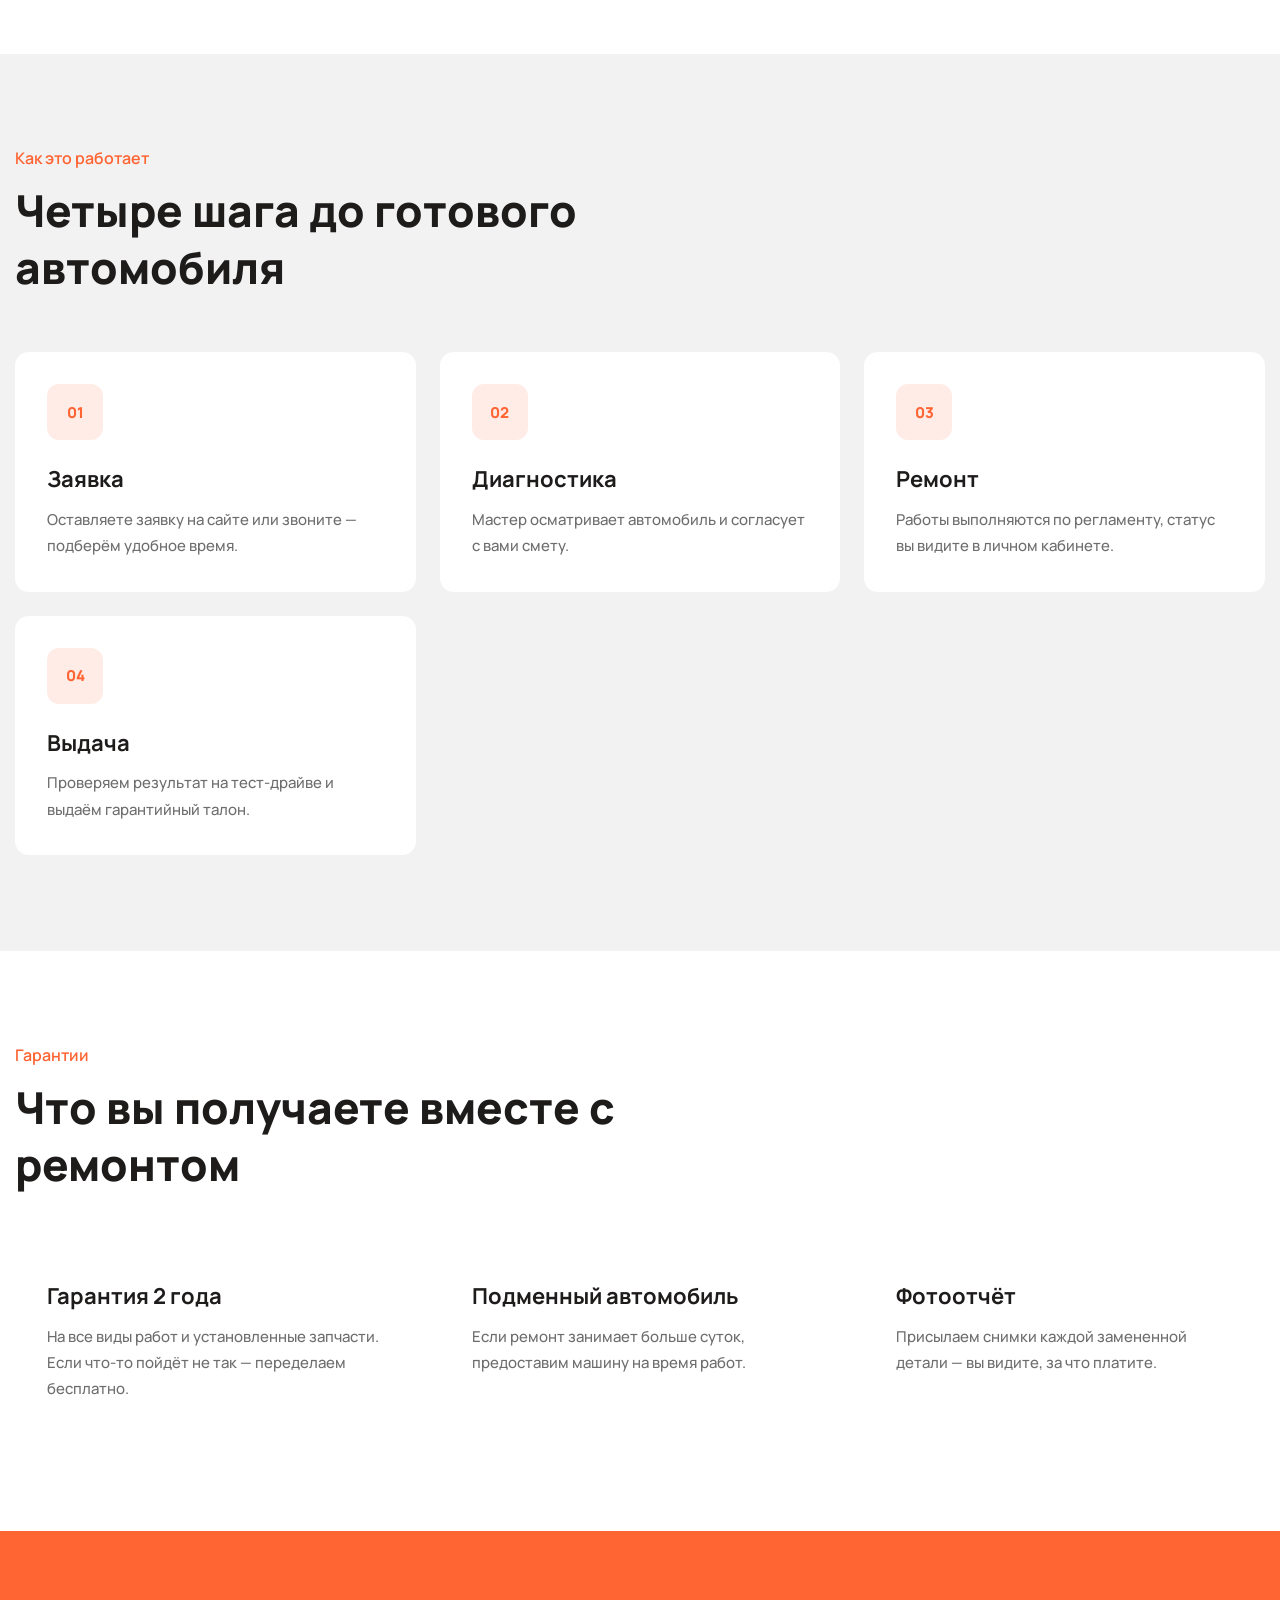
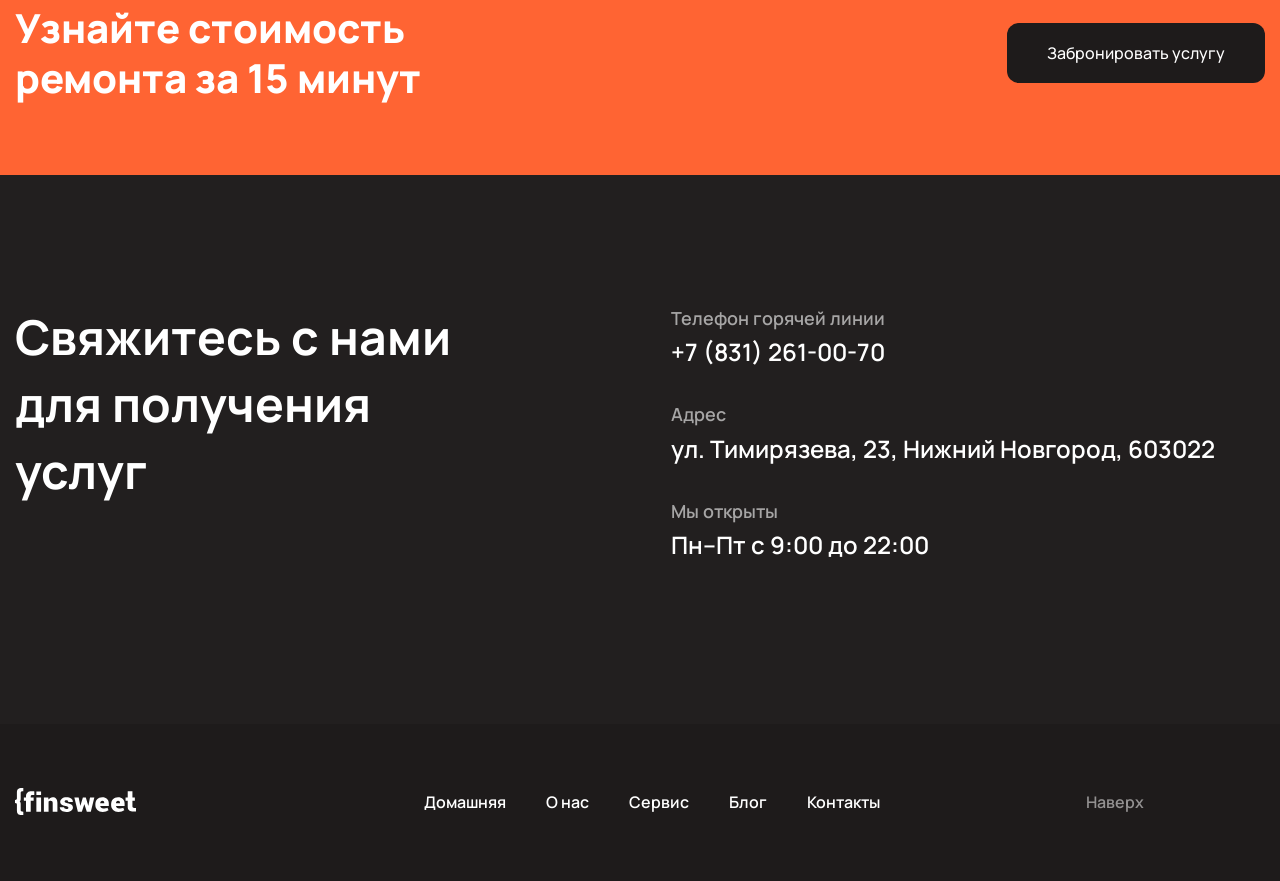
<file: service.html>
<!DOCTYPE html>
<html lang="ru">

<head>
    <meta charset="UTF-8">
    <meta name="viewport" content="width=device-width, initial-scale=1.0">
    <link rel="stylesheet" href="./css/fonts.css">
    <link rel="stylesheet" href="./css/reset.css">
    <link rel="stylesheet" href="./css/style.css">
    <link rel="stylesheet" href="./css/pages.css">
    <title>Сервис — Finsweet Auto Service</title>
</head>

<body class="inner-page">
    <div class="wrapper">
        <header class="header">
            <div class="header__top">
                <div class="container">
                    <div class="header__top-inner">
                        <a href="index.html" class="header__logo logo">
                            <img src="image/Icon/sait.svg" alt="Finsweet">
                        </a>
                        <nav class="header__nav">
                            <ul class="header__nav-list">
                                <li class="header__nav-item"><a class="header__nav-link" href="index.html">Домашняя</a></li>
                                <li class="header__nav-item"><a class="header__nav-link" href="about.html">О нас</a></li>
                                <li class="header__nav-item"><a class="header__nav-link" href="service.html">Сервис</a></li>
                                <li class="header__nav-item"><a class="header__nav-link" href="blog.html">Блог</a></li>
                                <li class="header__nav-item"><a class="header__nav-link" href="contacts.html">Контакты</a></li>
                            </ul>
                        </nav>
                        <nav class="header__user-nav">
                            <div class="header__top-buttons">
                                <a href="help.html" class="header__top-btn">Помощь</a>
                                <a href="tel:+78312610070" class="header__top-btn">+7 (831) 261-00-70</a>
                            </div>
                        </nav>
                    </div>
                </div>
            </div>
        </header>

        <main class="main">
            <section class="page-hero">
                <div class="container">
                    <div class="page-hero__breadcrumbs"><a href="index.html">Главная</a> / Сервис</div>
                    <div class="page-hero__inner">
                        <div>
                            <h1 class="page-hero__title">Полный цикл работ — от диагностики до кузовного ремонта</h1>
                            <p class="page-hero__text">Каждая услуга начинается с бесплатной проверки. Мы называем
                                итоговую стоимость до начала работ, а не после.</p>
                        </div>
                        <img class="page-hero__img" src="image/Our blog/2.jpg" alt="Работа в автосервисе">
                    </div>
                </div>
            </section>

            <section class="section">
                <div class="container">
                    <p class="section__subtitle">Услуги</p>
                    <h2 class="section__title">Что мы делаем</h2>
                    <div class="cards">
                        <div class="card">
                            <div class="card__icon">01</div>
                            <p class="card__title">Компьютерная диагностика</p>
                            <p class="card__text">Полное сканирование всех систем автомобиля, расшифровка ошибок и
                                рекомендации по устранению.</p>
                            <p class="card__price">от 1 500 ₽</p>
                        </div>
                        <div class="card">
                            <div class="card__icon">02</div>
                            <p class="card__title">ТО и замена расходников</p>
                            <p class="card__text">Масло, фильтры, тормозные колодки, свечи — по регламенту производителя
                                и с гарантией.</p>
                            <p class="card__price">от 2 900 ₽</p>
                        </div>
                        <div class="card">
                            <div class="card__icon">03</div>
                            <p class="card__title">Ремонт двигателя</p>
                            <p class="card__text">От замены ремня ГРМ до капитального ремонта. Работаем с бензиновыми и
                                дизельными моторами.</p>
                            <p class="card__price">от 8 000 ₽</p>
                        </div>
                        <div class="card">
                            <div class="card__icon">04</div>
                            <p class="card__title">Подвеска и рулевое</p>
                            <p class="card__text">Диагностика ходовой на стенде, замена стоек, рычагов, шаровых опор и
                                сайлентблоков.</p>
                            <p class="card__price">от 3 500 ₽</p>
                        </div>
                        <div class="card">
                            <div class="card__icon">05</div>
                            <p class="card__title">Шиномонтаж и развал-схождение</p>
                            <p class="card__text">3D-стенд, сезонное хранение шин, балансировка колёс любого диаметра.</p>
                            <p class="card__price">от 1 200 ₽</p>
                        </div>
                        <div class="card">
                            <div class="card__icon">06</div>
                            <p class="card__title">Кузовной ремонт</p>
                            <p class="card__text">Покраска, полировка, устранение вмятин без покраски. Работаем с
                                договором и без.</p>
                            <p class="card__price">от 5 000 ₽</p>
                        </div>
                    </div>
                </div>
            </section>

            <section class="section section--grey">
                <div class="container">
                    <p class="section__subtitle">Как это работает</p>
                    <h2 class="section__title">Четыре шага до готового автомобиля</h2>
                    <div class="cards">
                        <div class="card">
                            <div class="card__icon">01</div>
                            <p class="card__title">Заявка</p>
                            <p class="card__text">Оставляете заявку на сайте или звоните — подберём удобное время.</p>
                        </div>
                        <div class="card">
                            <div class="card__icon">02</div>
                            <p class="card__title">Диагностика</p>
                            <p class="card__text">Мастер осматривает автомобиль и согласует с вами смету.</p>
                        </div>
                        <div class="card">
                            <div class="card__icon">03</div>
                            <p class="card__title">Ремонт</p>
                            <p class="card__text">Работы выполняются по регламенту, статус вы видите в личном кабинете.</p>
                        </div>
                        <div class="card">
                            <div class="card__icon">04</div>
                            <p class="card__title">Выдача</p>
                            <p class="card__text">Проверяем результат на тест-драйве и выдаём гарантийный талон.</p>
                        </div>
                    </div>
                </div>
            </section>

            <section class="section">
                <div class="container">
                    <p class="section__subtitle">Гарантии</p>
                    <h2 class="section__title">Что вы получаете вместе с ремонтом</h2>
                    <div class="cards">
                        <div class="card">
                            <p class="card__title">Гарантия 2 года</p>
                            <p class="card__text">На все виды работ и установленные запчасти. Если что-то пойдёт не так —
                                переделаем бесплатно.</p>
                        </div>
                        <div class="card">
                            <p class="card__title">Подменный автомобиль</p>
                            <p class="card__text">Если ремонт занимает больше суток, предоставим машину на время работ.</p>
                        </div>
                        <div class="card">
                            <p class="card__title">Фотоотчёт</p>
                            <p class="card__text">Присылаем снимки каждой замененной детали — вы видите, за что платите.</p>
                        </div>
                    </div>
                </div>
            </section>

            <section class="cta">
                <div class="container">
                    <div class="cta__inner">
                        <h2 class="cta__title">Узнайте стоимость ремонта за 15 минут</h2>
                        <a href="contacts.html" class="button">Забронировать услугу</a>
                    </div>
                </div>
            </section>
        </main>

        <footer class="footer">
            <div class="footer__top">
                <div class="container">
                    <div class="footer__top-inner">
                        <div class="footer__top-left">
                            <p class="footer__left-title">Свяжитесь с нами для получения услуг</p>
                        </div>
                        <div class="footer__top-right">
                            <div class="footer__right-row">
                                <p class="footer__right-title">Телефон горячей линии</p>
                                <p class="footer__right-text">+7 (831) 261-00-70</p>
                            </div>
                            <div class="footer__right-row">
                                <p class="footer__right-title">Адрес</p>
                                <p class="footer__right-text">ул. Тимирязева, 23, Нижний Новгород, 603022</p>
                            </div>
                            <div class="footer__right-row">
                                <p class="footer__right-title">Мы открыты</p>
                                <p class="footer__right-text">Пн–Пт с 9:00 до 22:00</p>
                            </div>
                        </div>
                    </div>
                </div>
            </div>
            <div class="footer__bottom">
                <div class="container">
                    <div class="footer__buttom-inner">
                        <a href="index.html" class="footer__buttom-logo logo">
                            <img src="image/Logo-light.svg" alt="Finsweet">
                        </a>
                        <nav class="footer__nav">
                            <ul class="footer__nav-list">
                                <li class="footer__nav-item"><a class="footer__nav-link" href="index.html">Домашняя</a></li>
                                <li class="footer__nav-item"><a class="footer__nav-link" href="about.html">О нас</a></li>
                                <li class="footer__nav-item"><a class="footer__nav-link" href="service.html">Сервис</a></li>
                                <li class="footer__nav-item"><a class="footer__nav-link" href="blog.html">Блог</a></li>
                                <li class="footer__nav-item"><a class="footer__nav-link" href="contacts.html">Контакты</a></li>
                            </ul>
                        </nav>
                        <a href="#" class="footer__buttom-gotop">Наверх</a>
                    </div>
                </div>
            </div>
        </footer>
    </div>
</body>

</html>
</file>
<file: css/fonts.css>
@font-face {
    font-family: Manrope ;
    font-weight: 700 ;
    font-style: normal ;
    src: local("Manrope"),
        url("../fonts/static/Manrope-Bold.eot") format("eot"),
        url("../fonts/static/Manrope-Bold.woff") format("woff"),
        url("../fonts/static/Manrope-Bold.woff2") format("woff2");
    font-display: swap ;
}

@font-face {
    font-family: Manrope ;
    font-weight: 800 ;
    font-style: normal ;
    src: local("Manrope"),
        url("../fonts/static/Manrope-ExtraBold.eot") format("eot"),
        url("../fonts/static/Manrope-ExtraBold.woff") format("woff"),
        url("../fonts/static/Manrope-ExtraBold.woff2") format("woff2");
    font-display: swap ;
}

@font-face {
    font-family: Manrope ;
    font-weight: 500 ;
    font-style: normal ;
    src: local("Manrope"),
        url("../fonts/static/Manrope-Medium.eot") format("eot"),
        url("../fonts/static/Manrope-Medium.woff") format("woff"),
        url("../fonts/static/Manrope-Medium.woff2") format("woff2");
    font-display: swap ;
}

@font-face {
    font-family: Manrope ;
    font-weight: 600 ;
    font-style: normal ;
    src: local("Manrope"),
        url("../fonts/static/Manrope-SemiBold.eot") format("eot"),
        url("../fonts/static/Manrope-SemiBold.woff") format("woff"),
        url("../fonts/static/Manrope-SemiBold.woff2") format("woff2");
    font-display: swap ;
}

@font-face {
    font-family: roboto ;
    font-weight: 700 ;
    font-style: normal ;
    src: local("Manrope"),
        url("../fonts/static/Roboto-Medium.eot") format("eot"),
        url("../fonts/static/Roboto-Medium.woff") format("woff"),
        url("../fonts/static/Roboto-Medium.woff2") format("woff2");
    font-display: swap ;
}
</file>
<file: css/style.css>
html, body {
    font-family: Manrope, sans-serif;
}

.wrapper {
    min-height: 100%;
    width: 100%;
    overflow: hidden;
}

.container {
    max-width: 1330px;
    padding: 0 15px;
    margin: 0 auto;
    height: 100%;
}

.button {
    display: inline-block;
    font-weight: 600px;
    letter-spacing: 0%;
    line-height: 175%;
    padding: 16px 40px;
    color: rgb(255, 255, 255);
    border-radius: 12px;
    background: rgb(255, 100, 51);
    white-space: nowrap;
    transition: .3s;
}

.button:hover {
    transform: scale(1.05);
}


.header {
    font-weight: 600;
}


.main {
    padding-top: 141px;
}

/* ===================================================================================*/
/* ===================================================================================*/

.header__top-inner {
    display: flex;
    justify-content: space-between;
    align-items: center;
    padding: 24px 0;
}

.header__logo {
    margin-right: 474.59px;
}

.header__nav {
    margin-right: auto;
}

.header__nav-list {
    display: flex;
    margin-right: 64px;
}

.header__nav-item {
    margin-right: 40px;
}

.header__nav-item:last-child {
    margin-right: 0px;
}

.header__nav-link {
    font-weight: 600;
    line-height: 28px;
    color: rgb(30, 27, 27);
    white-space: nowrap;
    transition: all .3s;
}

.header__nav-link:hover {
    color: rgb(255, 100, 51);
}

.header__user-nav {
    position: relative;
    padding-left: 54px;
}

.header__user-nav::before {
    content: "";
    position: absolute;
    top: 50%;
    left: 0;
    transform: translateY(-50%);
    background: url("../image/phone1.png");
    width: 46px;
    height: 46px;
    display: block;
}

.header__top-buttons {
    display: inline-block;
}

.header__top-btn {
    display: inline-block;
    white-space: nowrap;
    line-height: 28px;
    transition: all .3s;
}

.header__top-btn:hover {
    color: rgb(255, 100, 51);
}

/* ===================================================================================*/
/* ===================================================================================*/

.header__body-inner {
    display: flex;
    flex-direction: column;
    height: 100%;
}

.header__main {
    display: flex;
    justify-content: space-between;
    align-items: center;
    color: rgb(30, 27, 27);
    min-width: auto 0;
}

.header__title {
    font-size: 64px;
    font-weight: 800;
    line-height: 84px;
    width: 720px;
}

.header__content-buttons {
    display: flex;
}

.header__content-btn {
    margin-right: 42px;
    margin-top: 32px;
}

.header__content-btn:last-child {
    margin-right: 0px;
}

.header__play-btn {
    display: flex;
    align-items: center;
    margin-top: 46px;
}

.header__play-btn svg {
    margin-right: 5.03px;
}

.header__play-btn svg {
    margin-right: 16px;
    border-radius: 50%;
    transition: all .3s;
}

.header__play-btn:hover svg {
    box-shadow: 0 0 0 8px #dbcfcf;
}


.header__images-rateservis {
    display: block;
    margin-top: 90px;
    width: 655px;
    height: 632px;
}

.header__img {
    display: inline-block;
    width: 605px;
    height: 632px;
    margin-right: 20px;
    margin-left: 30px;
}


.header__content-service {
    display: flex;
    justify-content: center;
    align-items: center;
    transform: translateY(-551px);
    width: 281.64px;
    height: 102px;
    left: 967px;
    top: 245px;
    border: 12px solid rgba(225, 225, 225, 0.43);
    border-radius: 59px;
    box-shadow: 0px 28px 118px 0px rgba(109, 108, 115, 0.12);
    background: linear-gradient(173.58deg, rgb(255, 255, 255) -39.078%, rgb(255, 255, 255) 154.285%);
}

.header__service-img {
    margin-left: -8px;
    width: 69.66px;
    height: 70px;
}

.header__content-linkserv {
    display: block;
    margin-left: 14.4px;
    color: rgb(30, 27, 27);
    font-family: Manrope;
    font-size: 22px;
    font-weight: 600;
    line-height: 36px;
    letter-spacing: -3%;
    text-align: center;
    transition: all .2s;
}

.header__content-linkserv:hover {
    transform: scale(1.02);
    color: rgb(255, 100, 51);
}


.rating {
    display: flex;
    justify-content: center;
    align-items: center;
    transform: translate(339px, -274px);
    width: 326px;
    height: 102px;
    border: 12px solid rgba(225, 225, 225, 0.43);
    border-radius: 59px;
    box-shadow: 0px 28px 118px 0px rgba(109, 108, 115, 0.12);
    background: rgb(255, 255, 255);
}

.rating__item-1 {
    color: rgb(0, 0, 0);
    font-family: Manrope;
    font-size: 24px;
    font-weight: 600;
    line-height: 36px;
    letter-spacing: -3%;
}


.rating__item-2 {
    margin-top: -7px;
    color: rgb(0, 0, 0);
    font-family: Manrope;
    font-size: 16px;
    font-weight: 500;
    line-height: 24px;
    letter-spacing: 0%;
    opacity: 0.7;
}

/* ===================================================================================*/
/* ===================================================================================*/


.offer {
    height: 1052px;
    background: rgb(242, 242, 242);
}

.offer__subtitle {
    padding-top: 128px;
    color: rgb(30, 27, 27);
    font-family: Manrope;
    font-size: 24px;
    font-weight: 600;
    line-height: 36px;
    letter-spacing: -3%;
    text-align: center;
}

.offer__title {
    padding-top: 21px;
    color: rgb(30, 27, 27);
    font-family: Manrope;
    font-size: 60px;
    font-weight: 800;
    line-height: 76px;
    letter-spacing: -3%;
    text-align: center;
}

.offer__buttons {
    display: grid;
    padding-top: 51px;
    grid-template-rows: repeat(2, 232ppx);
    grid-template-columns: repeat(4, 316px);
    grid-gap: 8px;
}

.offer__button {
    width: 316px;
    height: 232px;
    background: rgb(255, 255, 255);
    transition: .3s;
}

.offer__button:hover {
    background: rgb(255, 100, 51);
}

.offer__button:hover>.offer__button-text {
    color: rgb(255, 255, 255);
    font-family: Manrope;
    font-size: 24px;
    font-weight: 600;
    line-height: 36px;
    letter-spacing: -3%;
    text-align: center;
}

.offer__button:hover>.offer__svg {
    fill: white;
}

.offer__svg {
    transition: .3s;
}


.offer__button-text {
    margin-top: 15px;
    color: rgb(30, 27, 27);
    font-family: Manrope;
    font-size: 24px;
    font-weight: 600;
    line-height: 36px;
    letter-spacing: -3%;
    text-align: center;
    transition: .3s;
}



.offer__link {
    transform: translateX(1041px);
    padding-top: 32px;
    width: 247px;
    height: 31px;
}

.offer__link-text {
    color: rgb(30, 27, 27);
    font-family: Manrope;
    font-size: 18px;
    font-weight: 600;
    line-height: 175%;
    letter-spacing: 0%;
    text-align: left;
    transition: .2s;
}

.offer__link-text:hover {
    color: rgb(255, 100, 51);
}


.offer__link-img {
    margin-left: 12px;
    transform: translateY(8px);
}

/* ===================================================================================*/
/* ===================================================================================*/

.process {
    width: auto;
    height: 795px;
}


.process__inner {
    display: flex;
    padding-top: 134px;
    width: 1087px;
    height: 526px;
}


.process__left {
    width: 560px;
    height: 395px;
}


.process__left-title {
    width: 560px;
    height: 228px;
}


.process__title {
    color: rgb(30, 27, 27);
    font-family: Manrope;
    font-size: 58px;
    font-weight: 800;
    line-height: 76px;
    letter-spacing: -3%;
    text-align: left;
}


.process__left-text {
    margin-top: 16px;
    width: 437px;
    height: 56px;
}


.process-text {
    color: rgb(30, 27, 27);
    font-family: Manrope;
    font-size: 16px;
    font-weight: 600;
    line-height: 28px;
    letter-spacing: 0%;
    text-align: left;
    opacity: 0.6;
}


.process__left-button {
    margin-top: 32px;
    width: 179px;
    height: 63px;
}


.process__right {
    margin-left: 200px;
    width: 432px;
    height: 526px;
}


.process__right-item {
    display: flex;
    margin-bottom: 17px;
    width: 432px;
    height: 164px;
}


.process__item-circle {
    width: 72px;
    height: 72px;
    box-sizing: border-box;
    border-radius: 50%;
    border: 1px solid rgb(0, 0, 0);
    box-shadow: 0px 4px 4px 0px rgba(0, 0, 0, 0.25);
    background: rgb(102, 28, 231);
}


.process__circle-text {
    display: flex;
    justify-content: center;
    align-items: center;
    width: 72px;
    height: 72px;
    color: rgb(255, 255, 255);
    font-family: Manrope;
    font-size: 32px;
    font-weight: 700;
    line-height: 24px;
    letter-spacing: 0px;
    text-align: left;
}


.process__circle-ellipse {
    background: rgb(160 57 228 / 54%);
    width: 34px;
    height: 14px;
    border-radius: 100px 100px 10px 10px;
    margin-top: -17px;
    margin-left: 17px;
}

.process__circle-line {
    margin-left: 33px;
    margin-top: 12px;
}


.process__item-epigraph {
    margin-left: 24px;
    width: 336px;
    height: 151px;
}


.process__item-title {
    margin-bottom: 10px;
    color: rgb(30, 27, 27);
    font-family: Manrope;
    font-size: 32px;
    font-weight: 700;
    line-height: 48px;
    letter-spacing: -3%;
    text-align: left;
}


.process__item-text {
    opacity: 0.6;
    color: rgb(30, 27, 27);
    font-family: Manrope;
    font-size: 18px;
    font-weight: 600;
    line-height: 175%;
    letter-spacing: 0%;
    text-align: left;
}

/* ===================================================================================*/
/* ===================================================================================*/

.blog {
    width: auto;
    height: 1760px;
}


.blog__inner {
    margin-top: 131px;
    width: 1282px;
    height: 1465px;
}


.blog__heading {
    width: 555px;
    height: 76px;
}


.heading__title {
    color: rgb(30, 27, 27);
    font-family: Manrope;
    font-size: 58px;
    font-weight: 700;
    line-height: 76px;
    letter-spacing: -3%;
    text-align: left;
}


.blog__body {
    margin-top: 46px;
    width: 1282px;
    height: 1248px;
}


.blog__filter-box {
    display: flex;
    margin-bottom: 46px;
}


.blog__filter-item {
    margin-right: 29px;
}


.blog__filter-item:last-child {
    margin-right: 0;
}


.blog__filter-btn {
    background-color: transparent;
    color: #9A9CA5;
    font-family: Manrope;
    font-size: 32px;
    font-weight: 700;
    line-height: 48px;
    letter-spacing: -3%;
    text-align: left;

    border-radius: 4px;
    padding: 0 6px;
}


.blog__filter-btn--active {
    background: linear-gradient(55.95deg, #FF3F3A 0%, #F75E05 100%);
    border: none;
    color: #FFFFFF;
    padding: 0 7px
}


.blog__list {
    display: grid;
    grid-template: repeat(2, auto) / repeat(3, 1fr);
    gap: 92px 32px;
}


.blog__list-item {
    width: 405px;
    height: 578px;
    border: 1px solid rgb(229, 232, 237);
    transition: .3s;
}

.blog__list-item:hover {
    transform: scale(1.01);
    box-shadow: 0px 4px 4px -4px rgba(30, 33, 44, 0.03), 0px 12px 10px -6px rgba(154, 156, 165, 0.04), 0px 30px 24px -10px rgba(154, 156, 165, 0.05), 0px 80px 80px -20px rgba(154, 156, 165, 0.08);
}


.blog__list-link {
    border-radius: 4px;
    overflow: hidden;
}



.blog__image-box img {
    width: 100%;
    height: 100%;
}


.blog__img {
    width: 402px;
    height: 266px;
}


.blog__content-box {
    width: 405px;
    height: 312px;
}


.blog__subtitle {
    margin-left: 20px;
    margin-top: 4px;
    color: rgb(147, 145, 145);
    font-family: Manrope;
    font-size: 16px;
    font-weight: 600;
    line-height: 28px;
    letter-spacing: 0%;
    text-align: left;
}


.blog__title {
    margin-left: 20px;
    margin-top: 16px;
    color: rgb(30, 27, 27);
    font-family: Manrope;
    font-size: 32px;
    font-weight: 700;
    line-height: 48px;
    letter-spacing: -3%;
    text-align: left;
}


.blog__text {
    margin-top: 60px;
    color: rgb(35, 37, 54);
    font-family: Manrope;
    font-size: 16px;
    font-weight: 600;
    line-height: 28px;
    letter-spacing: 0%;
    text-align: left;
}

/* ===================================================================================*/
/* ===================================================================================*/

.touch {
    margin-top: 167px;
    width: auto;
    height: 502px;
}


.touch__header {
    transform: translateX(-332px);
    display: flex;
    width: 1920px;
    height: 502px;
}


.touch__content-box {
    position: absolute;
    transform: translateX(318px);
    width: 729px;
    height: 502px;
    background: rgb(255, 100, 51);
}


.touch__content-title {
    margin-top: 128px;
    margin-left: 80px;
    width: 605px;
    height: 134px;
}


.touch__content-text {
    color: rgb(255, 255, 255);
    font-family: Manrope;
    font-size: 48px;
    font-weight: 700;
    line-height: 140%;
    letter-spacing: -3%;
    text-align: left;
}


.touch__content-btn {
    margin-top: 48px;
    margin-left: 90px;
    height: 64px;
    background: rgb(30, 27, 27);
}


/* ===================================================================================*/
/* ===================================================================================*/


.static {
    width: auto;
    height: 210px;
}


.static__content {
    transform: translateX(-332px);
    height: 210px;
    width: 1920px;
    background: rgb(242, 242, 242);
}


.static__inner {
    margin-left: 309.5px;
    display: flex;
    width: 1285.5px;
    height: 114px;
}


.static-title {
    color: rgb(102, 28, 231);
    font-family: Manrope;
    font-size: 58px;
    font-weight: 700;
    line-height: 76px;
    letter-spacing: -3%;
    text-align: center;
}


.static-text {
    opacity: 0.7;
    color: rgb(30, 27, 27);
    font-family: Manrope;
    font-size: 24px;
    font-weight: 600;
    line-height: 36px;
    letter-spacing: -3%;
    text-align: left;
}


.static__number-1 {
    margin-top: 48px;
    width: 140.5px;
    height: 114px;
}


.static__title-box-1 {
    width: 113px;
    height: 76px;
}


.static__text-box-1 {
    width: 132px;
    height: 36px;
}


.static__number-2 {
    margin-top: 48px;
    margin-left: 180.5px;
    width: 182.5px;
    height: 114px;
}


.static__title-box-2 {
    width: 105px;
    height: 76px;
}


.static__text-box-2 {
    width: 182px;
    height: 36px;
}


.static__number-3 {
    margin-top: 48px;
    margin-left: 174.5px;
    width: 175.5px;
    height: 114px;
}


.static__title-box-3 {
    width: 137px;
    height: 76px;
}


.static__text-box-3 {
    width: 175px;
    height: 36px;
}


.static__number-4 {
    margin-top: 48px;
    margin-left: 181.5px;
    width: 260.5px;
    height: 114px;
}


.static__title-box-4 {
    width: 153px;
    height: 76px;
}


.static__text-box-4 {
    width: 260px;
    height: 36px;
}

/* ===================================================================================*/
/* ===================================================================================*/

.brands {
    width: auto;
    height: 611px;
}


.brands__inner {
    transform: translateX(-332px);
    background: rgb(226, 230, 233);
    width: 1920px;
    height: 611px;
}


.brands__title-box {
    transform: translate(728.5px, 128px);
    width: 465px;
    height: 76px;
}


.brands__title {
    color: rgb(30, 27, 27);
    font-family: Manrope;
    font-size: 58px;
    font-weight: 700;
    line-height: 76px;
    letter-spacing: -3%;
    text-align: center;
}


.brands__content {
    transform: translate(318px, 235px);
}


.brands__item {
    margin-right: 38.6px;
}


/* ===================================================================================*/
/* ===================================================================================*/


.testi {
    background: rgb(242, 242, 242);
}


.testi__inner {
    height: 988px;
}


.testi__head {
    transform: translate(185px, 128px);
    width: 909px;
    height: 152px;
}


.testi__title {
    color: rgb(30, 27, 27);
    font-family: Manrope;
    font-size: 58px;
    font-weight: 800;
    line-height: 76px;
    letter-spacing: -3%;
    text-align: center;
}


.testi__slader-wrapper {
    margin-top: 204px;
    width: 1280px;
    height: 376px;
}


.testi__slide-box {
    height: 376px;
}


.testi__slide {
    width: 616px;
    height: 376px;
    box-sizing: border-box;
    border: 1px solid rgba(172, 172, 172, 0.29);
    border-radius: 6px;
    box-shadow: 11px 130px 100px 30px rgba(0, 0, 0, 0.02);
    background: rgb(255, 255, 255);
    margin-right: 48px;
}

.testi__slide:last-child {
    margin-right: 0;
}


.slide-2 {
    transform: translate(-615px, -375px);
}


.testi__slide-user {
    margin-top: 72px;
    margin-left: 72px;
    display: flex;
}


.testi__user-info {
    margin-left: 16px;
}


.testi__name {
    color: rgb(30, 27, 27);
    font-family: Manrope;
    font-size: 24px;
    font-weight: 600;
    line-height: 36px;
    letter-spacing: -3%;
    text-align: left;
}


.testi__slide-city {
    width: 70px;
    height: 28px;
}


.testi__city {
    color: rgb(147, 145, 145);
    font-family: Manrope;
    font-size: 16px;
    font-weight: 600;
    line-height: 28px;
    letter-spacing: 0%;
    text-align: left;
}


.testi__slide-feedback {
    margin-top: 24px;
    margin-left: 72px;
    width: 540px;
    height: 144px;
}


.testi__feedback {
    color: rgb(30, 27, 27);
    font-family: Manrope;
    font-size: 24px;
    font-weight: 600;
    line-height: 36px;
    letter-spacing: -3%;
    text-align: left;
}


.testi__slader-arrows {
    display: flex;
    padding-top: 16px;
    padding-left: 1184px;
    width: 134px;
    height: 62px;
}


.testi__arrow {
    border-radius: 50%;
    background: #fff;
    width: 48px;
    height: 48px;
    transition: all .3s;
}


.testi__arrow:hover {
    box-shadow: 0px 0px 0px 0px rgba(0, 0, 0, 0.25);
    background: rgb(30, 27, 27);
}


.testi__arrow path {
    transition: all .3s;
}


.testi__arrow:hover path {
    fill: #fff;
}


.testi__arrow-prev {
    transform: translateX(-24px);
}


.testi__arrow-next {
    transform: rotate(180deg)
}


/* ===================================================================================*/
/* ===================================================================================*/


.asked {
    background: rgb(226, 230, 233);
}


.asked__inner {
    height: auto;
}


.asked__title {
    padding-top: 128px;
    color: rgb(30, 27, 27);
    font-family: Manrope;
    font-size: 58px;
    font-weight: 800;
    line-height: 76px;
    letter-spacing: -3%;
    text-align: center;
}


.asked__acc {
    padding-top: 86px;
    margin-left: 195px;
    padding-bottom: 128px;
}


.asked__acc-item {
    background: rgb(255, 255, 255);
    width: 896px;
    margin-bottom: 12px;
}


.asked__acc-item:last-child {
    margin-bottom: 0;
}


.asked__acc-head {
    display: flex;
    padding-top: 40px;
    padding-bottom: 38px;
    position: relative;
    margin-left: 40.6px;
}


.asked__acc-head::before,
.asked__acc-head::after {
    content: "";
    position: absolute;
    top: 50%;
    left: 18px;
    width: 18px;
    height: 2px;
    border-radius: 2px;
    background: rgb(255, 255, 255);
}


.asked__acc-head::after {
    transform: rotate(90deg);
    transition: all .3s;
}


.asked__acc-box {
    width: 51.08px;
    height: 48px;
    background: rgb(255, 100, 51);
}


.asked__acc-title {
    margin-left: 20px;
    color: rgb(30, 27, 27);
    font-family: Manrope;
    font-size: 24px;
    font-weight: 600;
    line-height: 36px;
    letter-spacing: -3%;
    text-align: left;
}


.asked__acc-text {
    margin-left: 40.6px;
    width: 701.26px;
    height: 96px;
    color: rgb(147, 145, 145);
    font-family: Manrope;
    font-size: 18px;
    font-weight: 600;
    line-height: 175%;
    letter-spacing: 0%;
    text-align: left;
}


.asked__acc-link--active .asked__acc-head::after {
    transform: rotate(0deg);
}

/* ===================================================================================*/
/* ===================================================================================*/


.experts {
    height: auto;
}


.experts__inner {
    height: auto;
}


.experts__content {
    display: flex;
    padding-top: 121px;
}


.experts__content-left {
    width: 626px;
    height: 628px;
}


.experts__content-title {
    width: 552px;
    height: 168px;
    color: rgb(30, 27, 27);
    font-family: Manrope;
    font-size: 64px;
    font-weight: 800;
    line-height: 84px;
    letter-spacing: -3%;
    text-align: left;
}


.experts__form {
    display: flex;
    flex-direction: column;
    align-items: flex-start;
    margin-top: 48px;
}


.experts__form-row {
    width: 624px;
    height: 72px;
    background: rgb(242, 242, 242);
    padding: 23px 40px;
}


.experts__form-label {
    margin-bottom: 4px;
}


.experts__form-label:last-child {
    margin-bottom: 0px;
}


.experts__form-btn {
    margin-top: 48px;
}


.experts__content-right {
    margin-left: 139px;
    padding-top: 216px;
    width: 410px;
}


.experts__info-row {
    margin-top: 10px;
}

.experts__info-subtitle {
    opacity: 0.7;
    color: rgb(30, 27, 27);
    font-family: Manrope;
    font-size: 16px;
    font-weight: 600;
    line-height: 28px;
    letter-spacing: 0%;
    text-align: left;
}


.experts__info-text {
    color: rgb(30, 27, 27);
    font-family: Manrope;
    font-size: 24px;
    font-weight: 600;
    line-height: 36px;
    letter-spacing: -3%;
    text-align: left;
}


.experts__map {
    position: absolute;
    z-index: 1;
    margin-top: 178px;
}


.experts__image {
    transform: translateX(-332px);
    margin-top: 522px;
}


/* ===================================================================================*/
/* ===================================================================================*/


.footer {
    width: auto;
    height: 706px;
}


.footer__top {
    background: rgb(30, 27, 27);
    opacity: 0.98;
}


.footer__top-inner {
    padding-top: 128px;
    display: flex;
    height: 549px;
}


.footer__top-left {
    width: 463px;
}


.footer__left-title {
    color: rgb(255, 255, 255);
    font-family: Manrope;
    font-size: 48px;
    font-weight: 700;
    line-height: 140%;
    letter-spacing: -3%;
    text-align: left;
}


.footer__left-brands {
    display: flex;
    margin-top: 64px;
}


.footer__left-brand {
    margin-left: 24px;
}


.footer__left-brand:first-child {
    margin-left: 0px;
}


.footer__top-right {
    margin-left: 193px;
}


.footer__right-row {
    margin-top: 29px;
}


.footer__right-row:first-child {
    margin-top: 0px;
}


.footer__right-title {
    color: rgb(255, 255, 255);
    font-family: Manrope;
    font-size: 18px;
    font-weight: 600;
    line-height: 175%;
    letter-spacing: 0%;
    text-align: left;
    opacity: 0.6;
}


.footer__right-text {
    color: rgb(255, 255, 255);
    font-family: Manrope;
    font-size: 24px;
    font-weight: 600;
    line-height: 36px;
    letter-spacing: -3%;
    text-align: left;
}


.footer__bottom {
    background: rgb(30, 27, 27);
    height: 100%;
}


.footer__buttom-inner {
    display: flex;
    padding-top: 64px;
}


.footer__nav {
    margin-left: 288px;
}


.footer__nav-list {
    display: flex;
}


.footer__nav-item {
    margin-left: 40px;
}


.footer__nav-item:first-child {
    margin-left: 0px;
}


.footer__nav-link {
    color: rgb(255, 255, 255);
    font-family: Manrope;
    font-size: 16px;
    font-weight: 600;
    line-height: 28px;
    letter-spacing: 0%;
    text-align: left;
    transition: all .3s;
}


.footer__nav-link:hover {
    color: rgb(255, 100, 51);
}


.footer__buttom-gotop {
    color: rgb(147, 145, 145);
    font-family: Manrope;
    font-size: 16px;
    font-weight: 600;
    line-height: 28px;
    letter-spacing: 0%;
    text-align: left;
    margin-left: 206px;
    transition: all .3s;
}


.footer__buttom-gotop:hover {
    color:rgb(255, 255, 255) ;
}

/* ===================================================================================*/
/* ===================================================================================*/
</file>
<file: css/pages.css>
/* ===== Общие блоки внутренних страниц ===== */
.inner-page .main {
    padding-top: 0;
}

.page-hero {
    background: #F2F2F2;
    padding: 64px 0 88px;
    overflow: hidden;
}

.page-hero__breadcrumbs {
    font-size: 15px;
    font-weight: 600;
    color: #938F8F;
    margin-bottom: 32px;
}

.page-hero__breadcrumbs a {
    transition: color .3s;
}

.page-hero__breadcrumbs a:hover {
    color: #FF6433;
}

.page-hero__title {
    font-size: 56px;
    font-weight: 800;
    line-height: 120%;
    letter-spacing: -3%;
    color: #1E1B1B;
    max-width: 780px;
}

.page-hero__text {
    font-size: 18px;
    font-weight: 500;
    line-height: 175%;
    color: #6D6D6D;
    max-width: 620px;
    margin-top: 24px;
}

.page-hero__inner {
    display: flex;
    justify-content: space-between;
    align-items: center;
    gap: 60px;
}

.page-hero__img {
    width: 460px;
    height: 380px;
    object-fit: cover;
    border-radius: 16px;
    flex-shrink: 0;
}

.page-hero--dark {
    background: #1E1B1B;
}

.page-hero--dark .page-hero__title {
    color: #fff;
}

.page-hero--dark .page-hero__text {
    color: rgba(255, 255, 255, .65);
}

/* ===== Секции ===== */
.section {
    padding: 96px 0;
}

.section--grey {
    background: #F2F2F2;
}

.section__subtitle {
    font-size: 16px;
    font-weight: 600;
    color: #FF6433;
    margin-bottom: 16px;
}

.section__title {
    font-size: 44px;
    font-weight: 800;
    line-height: 130%;
    letter-spacing: -2%;
    color: #1E1B1B;
    max-width: 760px;
}

.section__text {
    font-size: 17px;
    font-weight: 500;
    line-height: 180%;
    color: #6D6D6D;
    margin-top: 20px;
    max-width: 700px;
}

/* ===== Сетки карточек ===== */
.cards {
    display: grid;
    grid-template-columns: repeat(3, 1fr);
    gap: 24px;
    margin-top: 56px;
}

.card {
    background: #fff;
    border-radius: 14px;
    padding: 32px;
    transition: transform .3s, box-shadow .3s;
}

.card:hover {
    transform: translateY(-6px);
    box-shadow: 0 18px 40px rgba(30, 27, 27, .08);
}

.card__icon {
    width: 56px;
    height: 56px;
    border-radius: 12px;
    background: rgba(255, 100, 51, .12);
    color: #FF6433;
    display: flex;
    align-items: center;
    justify-content: center;
    font-size: 15px;
    font-weight: 800;
    margin-bottom: 24px;
}

.card__title {
    font-size: 22px;
    font-weight: 700;
    line-height: 140%;
    color: #1E1B1B;
}

.card__text {
    font-size: 15px;
    font-weight: 500;
    line-height: 175%;
    color: #6D6D6D;
    margin-top: 12px;
}

.card__price {
    margin-top: 20px;
    font-size: 17px;
    font-weight: 700;
    color: #FF6433;
}

/* ===== Цифры ===== */
.stats {
    display: grid;
    grid-template-columns: repeat(4, 1fr);
    gap: 24px;
    margin-top: 56px;
}

.stats__value {
    font-size: 52px;
    font-weight: 800;
    color: #FF6433;
    line-height: 110%;
}

.stats__label {
    font-size: 15px;
    font-weight: 600;
    color: #6D6D6D;
    margin-top: 8px;
}

/* ===== Статьи ===== */
.posts {
    display: grid;
    grid-template-columns: repeat(2, 1fr);
    gap: 32px;
    margin-top: 56px;
}

.post {
    display: block;
    background: #fff;
    border-radius: 14px;
    overflow: hidden;
    transition: transform .3s, box-shadow .3s;
}

.post:hover {
    transform: translateY(-6px);
    box-shadow: 0 18px 40px rgba(30, 27, 27, .08);
}

.post__img {
    width: 100%;
    height: 280px;
    object-fit: cover;
    display: block;
}

.post__body {
    padding: 28px 32px 36px;
}

.post__meta {
    font-size: 13px;
    font-weight: 600;
    color: #FF6433;
    margin-bottom: 10px;
}

.post__title {
    font-size: 24px;
    font-weight: 700;
    line-height: 140%;
    color: #1E1B1B;
}

.post__text {
    font-size: 15px;
    font-weight: 500;
    line-height: 175%;
    color: #6D6D6D;
    margin-top: 12px;
}

/* ===== FAQ ===== */
.faq {
    margin-top: 48px;
    max-width: 900px;
}

.faq__item {
    background: #fff;
    border-radius: 12px;
    padding: 24px 28px;
    margin-bottom: 16px;
}

.faq__question {
    font-size: 20px;
    font-weight: 700;
    color: #1E1B1B;
    cursor: pointer;
    list-style: none;
    display: flex;
    justify-content: space-between;
    align-items: center;
    gap: 16px;
}

.faq__question::-webkit-details-marker {
    display: none;
}

.faq__question::after {
    content: "+";
    font-size: 26px;
    font-weight: 500;
    color: #FF6433;
    flex-shrink: 0;
    transition: transform .3s;
}

.faq__item[open] .faq__question::after {
    transform: rotate(45deg);
}

.faq__answer {
    font-size: 16px;
    font-weight: 500;
    line-height: 175%;
    color: #6D6D6D;
    margin-top: 14px;
}

/* ===== Контакты ===== */
.contact-grid {
    display: grid;
    grid-template-columns: 1fr 1.15fr;
    gap: 64px;
    align-items: start;
}

.contact-info {
    background: #fff;
    border-radius: 14px;
    padding: 40px;
}

.contact-info__row {
    padding: 22px 0;
    border-bottom: 1px solid #E8E8E8;
}

.contact-info__row:first-child {
    padding-top: 0;
}

.contact-info__row:last-child {
    padding-bottom: 0;
    border-bottom: none;
}

.contact-info__label {
    font-size: 14px;
    font-weight: 600;
    color: #938F8F;
    margin-bottom: 6px;
}

.contact-info__value {
    font-size: 20px;
    font-weight: 700;
    color: #1E1B1B;
    line-height: 150%;
}

.contact-info__value a:hover {
    color: #FF6433;
}

.form {
    background: #fff;
    border-radius: 14px;
    padding: 40px;
    display: block;
}

.form__row {
    display: grid;
    grid-template-columns: 1fr 1fr;
    gap: 16px;
}

.form__input,
.form__textarea {
    width: 100%;
    background: #F2F2F2;
    border-radius: 10px;
    padding: 16px 18px;
    font-size: 15px;
    font-weight: 500;
    color: #1E1B1B;
    margin-bottom: 16px;
}

.form__input::placeholder,
.form__textarea::placeholder {
    color: #9A9A9A;
}

.form__textarea {
    min-height: 140px;
    resize: vertical;
}

.form .button {
    border: none;
    font-size: 16px;
}

.form__note {
    font-size: 13px;
    font-weight: 500;
    line-height: 160%;
    color: #9A9A9A;
    margin-top: 16px;
}

.map {
    margin-top: 48px;
    min-height: 360px;
    border-radius: 14px;
    background: linear-gradient(115deg, rgba(30, 27, 27, .7), rgba(30, 27, 27, .2));
    display: flex;
    align-items: flex-end;
    padding: 40px;
}

.map__box {
    background: #fff;
    border-radius: 12px;
    padding: 24px 32px;
}

.map__title {
    font-size: 20px;
    font-weight: 700;
    color: #1E1B1B;
}

.map__text {
    font-size: 15px;
    font-weight: 500;
    color: #6D6D6D;
    margin-top: 6px;
}

/* ===== Команда ===== */
.team {
    display: grid;
    grid-template-columns: repeat(3, 1fr);
    gap: 24px;
    margin-top: 56px;
}

.team__item {
    background: #fff;
    border-radius: 14px;
    padding: 32px 24px;
    text-align: center;
}

.team__avatar {
    width: 140px;
    height: 140px;
    border-radius: 50%;
    margin: 0 auto 20px;
    background: #E8E8E8 center/cover no-repeat;
}

.team__name {
    font-size: 20px;
    font-weight: 700;
    color: #1E1B1B;
}

.team__role {
    font-size: 14px;
    font-weight: 500;
    color: #6D6D6D;
    margin-top: 6px;
}

/* ===== CTA ===== */
.cta {
    background: #FF6433;
    padding: 72px 0;
}

.cta__inner {
    display: flex;
    align-items: center;
    justify-content: space-between;
    gap: 40px;
}

.cta__title {
    font-size: 40px;
    font-weight: 800;
    line-height: 125%;
    letter-spacing: -2%;
    color: #fff;
    max-width: 560px;
}

.cta .button {
    background: #1E1B1B;
    font-size: 16px;
}

/* ===== Адаптив ===== */
@media (max-width: 1200px) {
    .page-hero__title { font-size: 44px; }
    .page-hero__img { width: 360px; height: 300px; }
    .section__title { font-size: 36px; }
    .cards { grid-template-columns: repeat(2, 1fr); }
    .stats { grid-template-columns: repeat(2, 1fr); }
    .cta__title { font-size: 32px; }
    .contact-grid { grid-template-columns: 1fr; gap: 32px; }
    .footer__nav { margin-left: 120px; }
}

@media (max-width: 900px) {
    .posts { grid-template-columns: 1fr; }
    .team { grid-template-columns: 1fr 1fr; }
    .page-hero__inner { flex-direction: column; align-items: flex-start; }
    .page-hero__img { width: 100%; height: 260px; }
    .header__logo { margin-right: 32px; }
    .header__nav-list { flex-wrap: wrap; }
}

@media (max-width: 640px) {
    .page-hero { padding: 40px 0 56px; }
    .page-hero__title { font-size: 32px; }
    .section { padding: 56px 0; }
    .section__title { font-size: 28px; }
    .cards, .stats, .team { grid-template-columns: 1fr; }
    .form__row { grid-template-columns: 1fr; gap: 0; }
    .form, .contact-info { padding: 24px; }
    .cta__inner { flex-direction: column; align-items: flex-start; }
    .cta__title { font-size: 28px; }
    .header__top-inner { flex-wrap: wrap; gap: 16px; }
    .header__logo { margin-right: 0; }
    .header__user-nav { padding-left: 0; }
    .header__user-nav::before { display: none; }
    .footer { height: auto; }
    .footer__top-inner { height: auto; padding: 64px 0; flex-direction: column; }
    .footer__top-left { width: auto; }
    .footer__left-title { font-size: 32px; }
    .footer__top-right { margin-left: 0; margin-top: 40px; }
    .footer__buttom-inner { flex-wrap: wrap; gap: 20px; padding-bottom: 40px; }
    .footer__nav { margin-left: 0; }
    .footer__nav-list { flex-wrap: wrap; }
    .footer__buttom-gotop { margin-left: 0; }
    .map { padding: 20px; }
}
</file>
